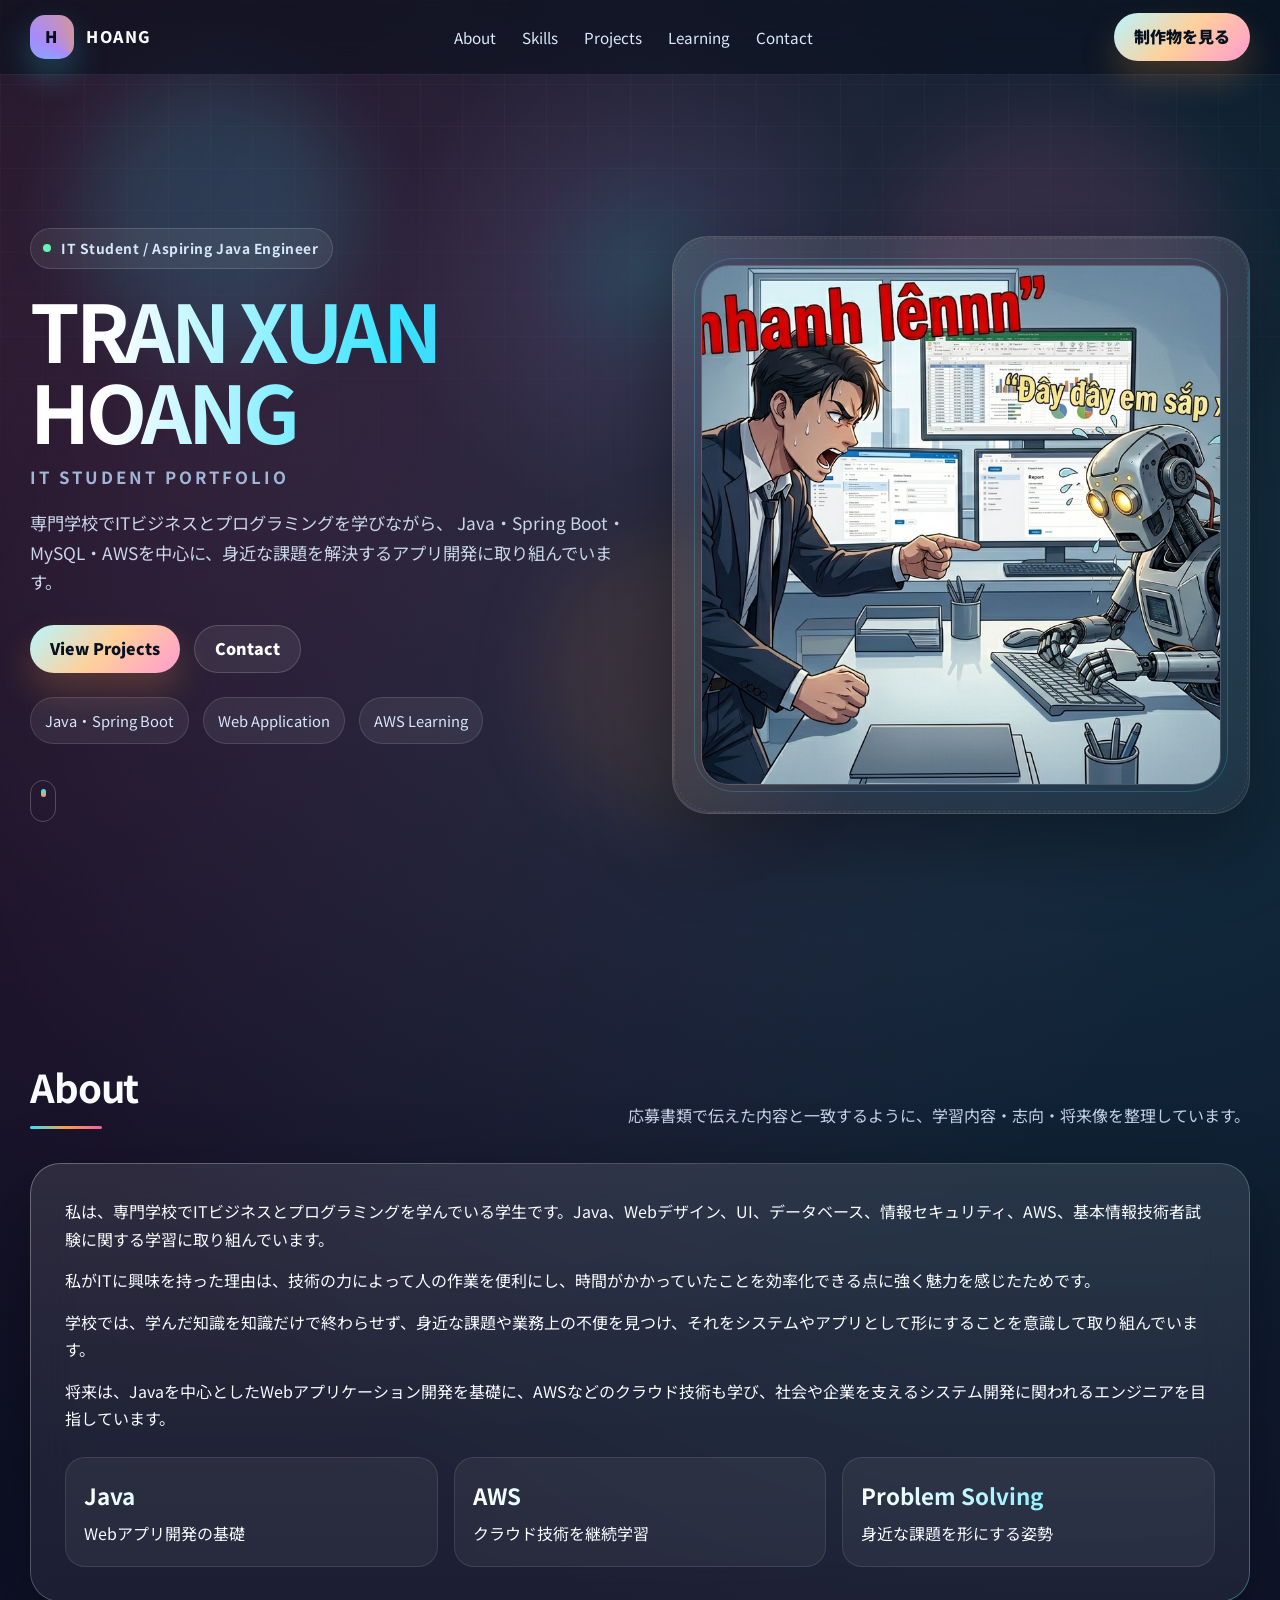
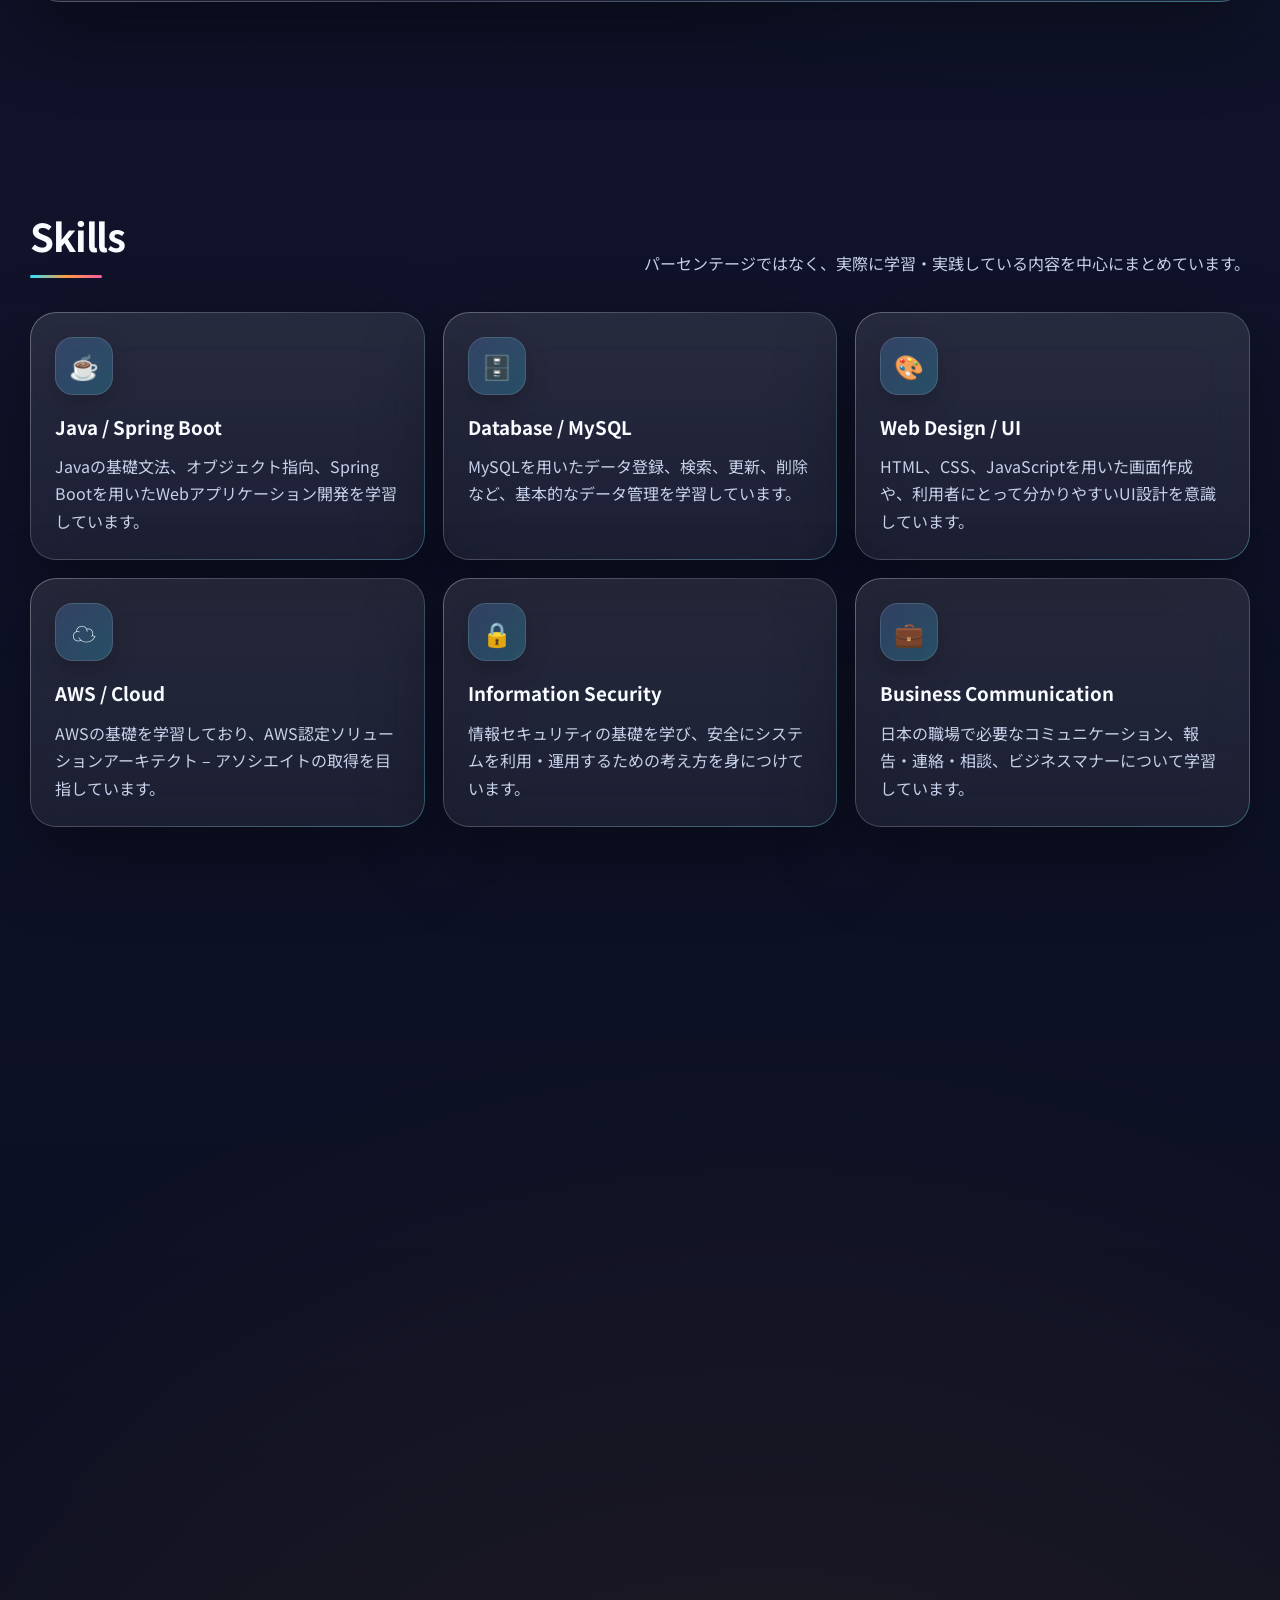
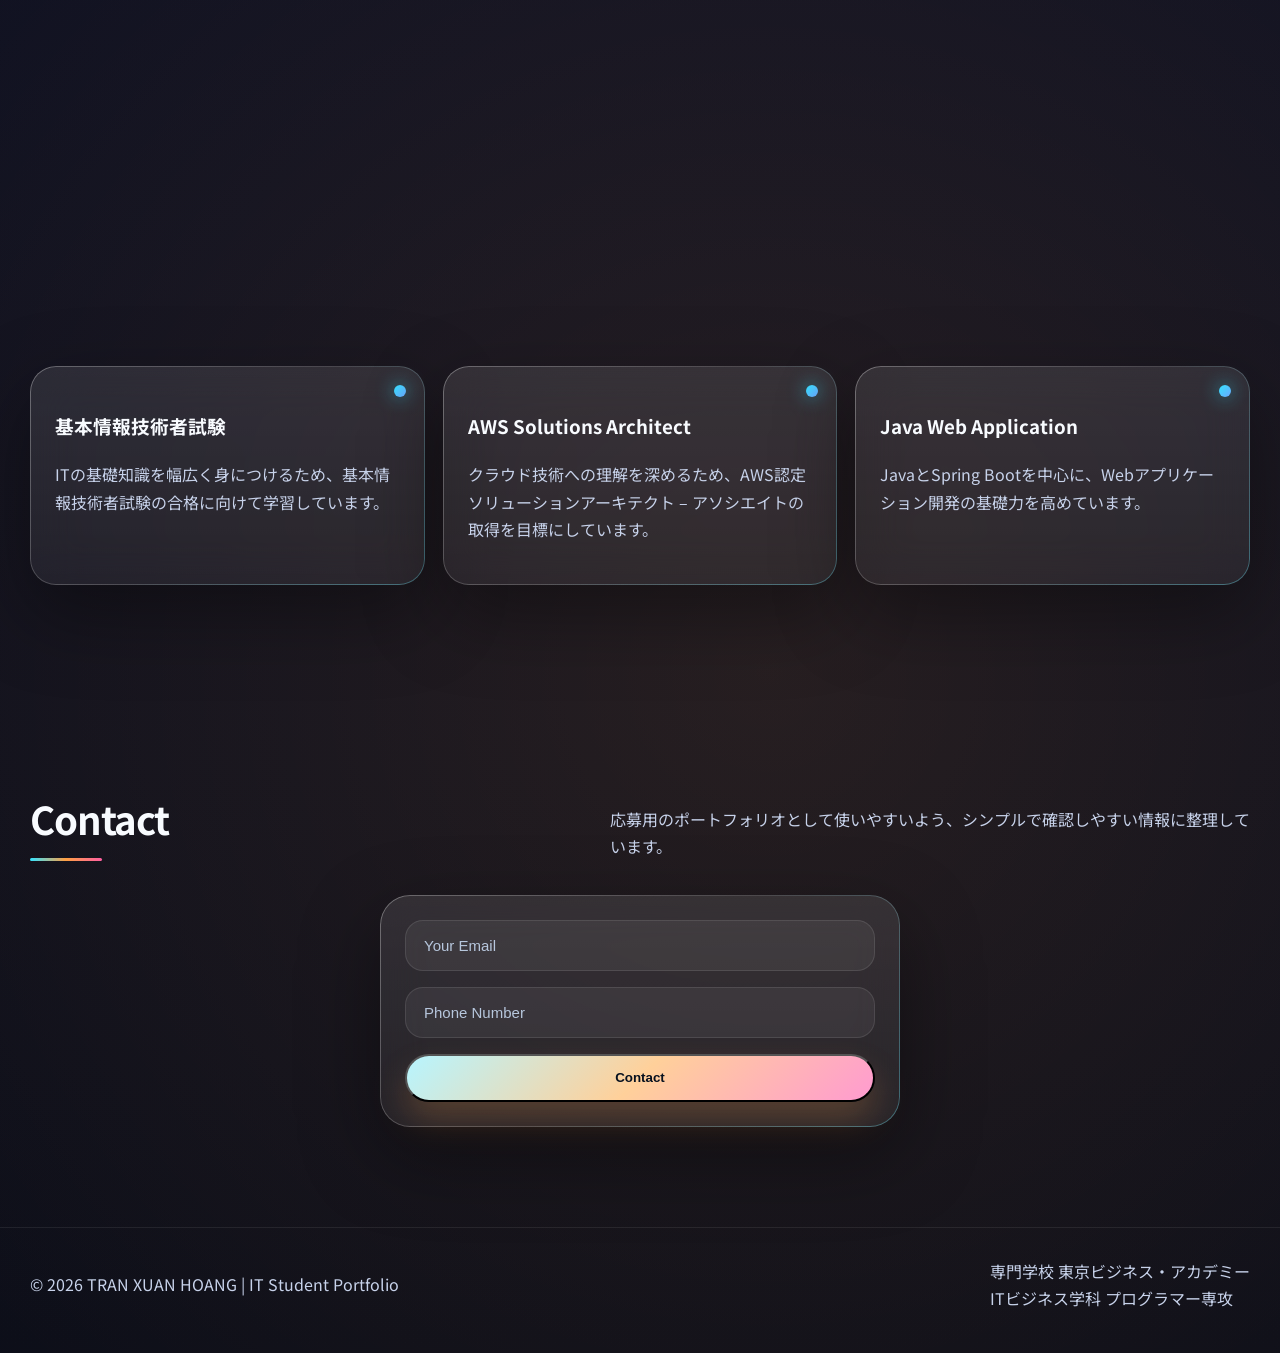
<file: my-project/static/owner-portfolio/index.html>
<!DOCTYPE html>
<html lang="ja">
<head>
  <meta charset="UTF-8" />
  <meta name="viewport" content="width=device-width, initial-scale=1.0" />
  <title>TRAN XUAN HOANG | IT Portfolio</title>
  <meta name="description" content="TRAN XUAN HOANGのポートフォリオ。Java、Spring Boot、MySQL、AWSを中心とした学習内容とプロジェクトをまとめています。" />
  <link rel="preconnect" href="https://fonts.googleapis.com" />
  <link rel="preconnect" href="https://fonts.gstatic.com" crossorigin />
  <link href="https://fonts.googleapis.com/css2?family=Noto+Sans+JP:wght@400;500;700;900&display=swap" rel="stylesheet" />
  <link rel="stylesheet" href="assets/css/style.css" />

  <style>
    /* Contact box: make it smaller (about half width) */
    .contact-card{
      width: min(50%, 520px);
      margin: 0 auto;
      padding: 24px;
    }
    .contact-form{
      width: 100%;
    }
    @media (max-width: 900px){
      .contact-card{
        width: min(100%, 520px);
      }
    }
  </style>

</head>
<body class="is-home">
  <div class="scroll-progress" aria-hidden="true"></div>
  <div class="cursor-glow" aria-hidden="true"></div>
  <div class="orbs" aria-hidden="true">
    <span class="orb orb-a"></span>
    <span class="orb orb-b"></span>
    <span class="orb orb-c"></span>
  </div>
  <div class="particles" aria-hidden="true"></div>

  <header class="site-header">
    <div class="container nav">
      <a class="logo" href="index.html"><span class="logo-mark">H</span><span>HOANG</span></a>
      <nav class="nav-links">
        <a href="#about">About</a>
        <a href="#skills">Skills</a>
        <a href="#projects">Projects</a>
        <a href="#learning">Learning</a>
        <a href="#contact">Contact</a>
      </nav>
      <a class="nav-cta magnetic" href="#projects">制作物を見る</a>
    </div>
  </header>

  <main>
    <section class="hero" id="top">
      <div class="container hero-grid">
        <div class="reveal show">
          <span class="eyebrow">
            <span class="live-dot" aria-hidden="true"></span>
            IT Student / Aspiring Java Engineer
          </span>
          <h1 class="hero-name">TRAN XUAN HOANG</h1>
          <p class="hero-title-en">IT Student Portfolio</p>
          <p>
            専門学校でITビジネスとプログラミングを学びながら、
            Java・Spring Boot・MySQL・AWSを中心に、身近な課題を解決するアプリ開発に取り組んでいます。
          </p>
          <div class="hero-actions">
            <a class="btn primary magnetic" href="#projects">View Projects</a>
            <a class="btn secondary magnetic" href="#contact">Contact</a>
          </div>
          <div class="hero-meta">
            <span class="hero-chip">Java・Spring Boot</span>
            <span class="hero-chip">Web Application</span>
            <span class="hero-chip">AWS Learning</span>
          </div>
          <a class="scroll-cue" href="#about" aria-label="Scroll to about">
            <span></span>
          </a>
        </div>

        <div class="hero-visual-wrap reveal show">
          <div class="profile-orbit" aria-hidden="true">
            <span></span><span></span>
          </div>
          <div class="profile-showcase glass card-outline" data-tilt>
            <div class="profile-photo-frame">
              <span class="photo-fallback" aria-hidden="true">H</span>
              <img src="AI.png" alt="TRAN XUAN HOANG" />
            </div>
          </div>
        </div>
      </div>
    </section>

    <section class="section compact" id="about">
      <div class="container">
        <div class="section-head reveal">
          <div>
            <h2 class="section-title-en">About</h2>
          </div>
          <p>応募書類で伝えた内容と一致するように、学習内容・志向・将来像を整理しています。</p>
        </div>

        <div class="about-card glass card card-outline reveal spotlight-card">
          <p>私は、専門学校でITビジネスとプログラミングを学んでいる学生です。Java、Webデザイン、UI、データベース、情報セキュリティ、AWS、基本情報技術者試験に関する学習に取り組んでいます。</p>
          <p>私がITに興味を持った理由は、技術の力によって人の作業を便利にし、時間がかかっていたことを効率化できる点に強く魅力を感じたためです。</p>
          <p>学校では、学んだ知識を知識だけで終わらせず、身近な課題や業務上の不便を見つけ、それをシステムやアプリとして形にすることを意識して取り組んでいます。</p>
          <p>将来は、Javaを中心としたWebアプリケーション開発を基礎に、AWSなどのクラウド技術も学び、社会や企業を支えるシステム開発に関われるエンジニアを目指しています。</p>

          <div class="highlight-grid">
            <div class="highlight reveal">
              <strong>Java</strong>
              <span>Webアプリ開発の基礎</span>
            </div>
            <div class="highlight reveal">
              <strong>AWS</strong>
              <span>クラウド技術を継続学習</span>
            </div>
            <div class="highlight reveal">
              <strong>Problem Solving</strong>
              <span>身近な課題を形にする姿勢</span>
            </div>
          </div>
        </div>
      </div>
    </section>

    <section class="section" id="skills">
      <div class="container">
        <div class="section-head reveal">
          <div>
            <h2 class="section-title-en">Skills</h2>
          </div>
          <p>パーセンテージではなく、実際に学習・実践している内容を中心にまとめています。</p>
        </div>

        <div class="skill-grid">
          <article class="skill-card glass card card-outline reveal spotlight-card">
            <div class="skill-icon">☕</div>
            <h3>Java / Spring Boot</h3>
            <p>Javaの基礎文法、オブジェクト指向、Spring Bootを用いたWebアプリケーション開発を学習しています。</p>
          </article>

          <article class="skill-card glass card card-outline reveal spotlight-card">
            <div class="skill-icon">🗄️</div>
            <h3>Database / MySQL</h3>
            <p>MySQLを用いたデータ登録、検索、更新、削除など、基本的なデータ管理を学習しています。</p>
          </article>

          <article class="skill-card glass card card-outline reveal spotlight-card">
            <div class="skill-icon">🎨</div>
            <h3>Web Design / UI</h3>
            <p>HTML、CSS、JavaScriptを用いた画面作成や、利用者にとって分かりやすいUI設計を意識しています。</p>
          </article>

          <article class="skill-card glass card card-outline reveal spotlight-card">
            <div class="skill-icon">☁</div>
            <h3>AWS / Cloud</h3>
            <p>AWSの基礎を学習しており、AWS認定ソリューションアーキテクト – アソシエイトの取得を目指しています。</p>
          </article>

          <article class="skill-card glass card card-outline reveal spotlight-card">
            <div class="skill-icon">🔒</div>
            <h3>Information Security</h3>
            <p>情報セキュリティの基礎を学び、安全にシステムを利用・運用するための考え方を身につけています。</p>
          </article>

          <article class="skill-card glass card card-outline reveal spotlight-card">
            <div class="skill-icon">💼</div>
            <h3>Business Communication</h3>
            <p>日本の職場で必要なコミュニケーション、報告・連絡・相談、ビジネスマナーについて学習しています。</p>
          </article>
        </div>
      </div>
    </section>

    <section class="section projects-section" id="projects">
      <div class="container">
        <div class="section-head reveal">
          <div>
            <h2 class="section-title-en">Projects</h2>
          </div>
          <p>実際の課題や業務上の不便を意識しながら、学んだ技術をアプリやシステムとして形にしています。</p>
        </div>

        <div class="project-grid">
          <article class="project-card glass card card-outline reveal spotlight-card">
            <div class="project-visual has-image">
              <img src="assets/img/projects/barcode-pos.png" alt="バーコード販売管理アプリの販売画面" />
            </div>
            <div class="project-content">
              <h3>バーコード販売管理アプリ</h3>
              <p>家族の店舗業務を効率化するため、商品検索・販売記録・合計金額計算などを実装しました。</p>
              <div class="tag-list">
                <span class="tag">Java</span>
                <span class="tag">Spring Boot</span>
                <span class="tag">MySQL</span>
              </div>
              <a class="project-link" href="projects/barcode-pos.html">詳しく見る →</a>
            </div>
          </article>

          <article class="project-card glass card card-outline reveal spotlight-card">
            <div class="project-visual purple has-image">
              <img src="assets/img/projects/campaign-admin.png" alt="応募管理システムの管理画面" />
            </div>
            <div class="project-content">
              <h3>応募管理システム</h3>
              <p>応募登録、管理画面、抽選、CSV出力など、データ管理の流れを意識して開発しました。</p>
              <div class="tag-list">
                <span class="tag">Java</span>
                <span class="tag">Spring Boot</span>
                <span class="tag">CSV</span>
              </div>
              <a class="project-link" href="projects/application-management.html">詳しく見る →</a>
            </div>
          </article>

          <article class="project-card glass card card-outline reveal spotlight-card">
            <div class="project-visual dark has-image">
              <img src="assets/img/projects/luna-home.png" alt="LUNAホーム画面" />
            </div>
            <div class="project-content">
              <h3>LUNA / Future Skill Quest</h3>
              <p>AIコンパニオンとRPG形式の学習支援アプリ。チャット、生活管理、キャリア探索を実装し、クラウド上で公開しています。</p>
              <div class="tag-list">
                <span class="tag">Python</span>
                <span class="tag">FastAPI</span>
                <span class="tag">PostgreSQL</span>
              </div>
              <a class="project-link" href="projects/luna.html">詳しく見る →</a>
            </div>
          </article>
        </div>
      </div>
    </section>

    <section class="section" id="learning">
      <div class="container">
        <div class="section-head reveal">
          <div>
            <h2 class="section-title-en">Learning</h2>
          </div>
          <p>基礎力と将来の実務力の両方を高めるため、資格やクラウド技術にも継続して取り組んでいます。</p>
        </div>

        <div class="learning-grid">
          <article class="learning-card glass card card-outline reveal spotlight-card">
            <h3>基本情報技術者試験</h3>
            <p>ITの基礎知識を幅広く身につけるため、基本情報技術者試験の合格に向けて学習しています。</p>
          </article>

          <article class="learning-card glass card card-outline reveal spotlight-card">
            <h3>AWS Solutions Architect</h3>
            <p>クラウド技術への理解を深めるため、AWS認定ソリューションアーキテクト – アソシエイトの取得を目標にしています。</p>
          </article>

          <article class="learning-card glass card card-outline reveal spotlight-card">
            <h3>Java Web Application</h3>
            <p>JavaとSpring Bootを中心に、Webアプリケーション開発の基礎力を高めています。</p>
          </article>
        </div>
      </div>
    </section>

    <section class="section" id="contact">
      <div class="container">
        <div class="section-head reveal">
          <div>
            <h2 class="section-title-en">Contact</h2>
          </div>
          <p>応募用のポートフォリオとして使いやすいよう、シンプルで確認しやすい情報に整理しています。</p>
        </div>

        <div class="contact-card glass card card-outline reveal spotlight-card">
          <form class="contact-form">
    
          <input type="email" placeholder="Your Email" required />

            <input type="tel" placeholder="Phone Number" required />

              <button type="submit" class="btn primary magnetic">Contact</button>

          </form>
        </div>
      </div>
    </section>
  </main>

  <footer class="footer">
    <div class="container footer-inner">
      <span>© <span data-year></span> TRAN XUAN HOANG | IT Student Portfolio</span>
      <span>専門学校 東京ビジネス・アカデミー<br>ITビジネス学科 プログラマー専攻</span>
    </div>
  </footer>

  <script src="assets/js/main.js"></script>
</body>
</html>
</file>
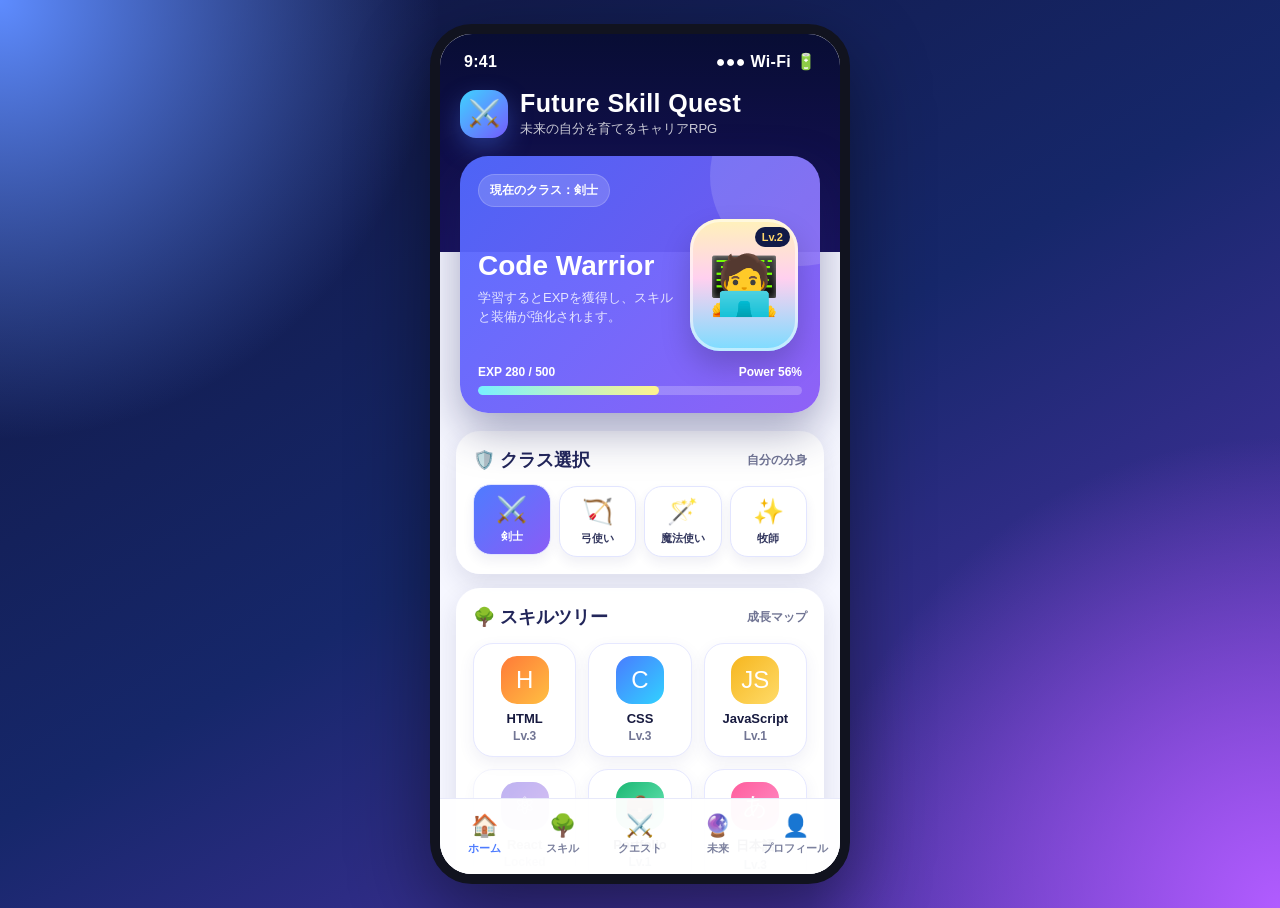
<file: docs/design-demo/future_skill_quest_demo.html>
<!DOCTYPE html>
<html lang="ja">
<head>
  <meta charset="UTF-8" />
  <meta name="viewport" content="width=device-width, initial-scale=1.0" />
  <title>Future Skill Quest Demo</title>
  <style>
    :root {
      --bg: #0d1030;
      --panel: rgba(255,255,255,0.94);
      --dark: #171a3f;
      --muted: #717594;
      --blue: #4e7cff;
      --purple: #8a5cf6;
      --pink: #ff6fae;
      --gold: #ffc857;
      --green: #32c48d;
      --line: rgba(92, 104, 255, 0.28);
    }

    * { box-sizing: border-box; }

    body {
      margin: 0;
      min-height: 100vh;
      font-family: -apple-system, BlinkMacSystemFont, "Segoe UI", "Noto Sans JP", sans-serif;
      background:
        radial-gradient(circle at top left, #5e8cff 0, transparent 28%),
        radial-gradient(circle at bottom right, #b15cff 0, transparent 30%),
        linear-gradient(150deg, #10153d, #16276a 50%, #5b36b8);
      display: flex;
      align-items: center;
      justify-content: center;
      padding: 24px;
      color: var(--dark);
    }

    .phone {
      width: min(420px, 100%);
      height: 860px;
      max-height: calc(100vh - 32px);
      background: #f7f8ff;
      border: 10px solid #11131f;
      border-radius: 42px;
      overflow: hidden;
      box-shadow: 0 28px 80px rgba(0,0,0,.45);
      position: relative;
    }

    .screen {
      height: 100%;
      overflow-y: auto;
      padding-bottom: 92px;
      background: linear-gradient(180deg, #080d34 0%, #17115b 26%, #f6f7ff 26%, #f6f7ff 100%);
    }

    .status {
      display: flex;
      justify-content: space-between;
      align-items: center;
      color: #fff;
      padding: 18px 24px 8px;
      font-weight: 700;
      letter-spacing: .3px;
    }

    .hero {
      padding: 10px 20px 18px;
      color: #fff;
      position: relative;
    }

    .app-title {
      display: flex;
      align-items: center;
      gap: 12px;
      margin-bottom: 18px;
    }

    .logo {
      width: 48px;
      height: 48px;
      border-radius: 16px;
      background: linear-gradient(135deg, #3ed3ff, #755cff);
      display: grid;
      place-items: center;
      box-shadow: 0 10px 25px rgba(78,124,255,.35);
      font-size: 26px;
    }

    h1 { margin: 0; font-size: 25px; letter-spacing: .4px; }
    .subtitle { margin: 2px 0 0; color: rgba(255,255,255,.78); font-size: 13px; }

    .character-card {
      border-radius: 28px;
      padding: 18px;
      background: linear-gradient(135deg, rgba(80,105,255,.95), rgba(137,88,246,.94));
      box-shadow: 0 18px 45px rgba(28,32,91,.38);
      position: relative;
      overflow: hidden;
    }

    .character-card::after {
      content: "";
      position: absolute;
      width: 180px;
      height: 180px;
      right: -70px;
      top: -70px;
      background: rgba(255,255,255,.14);
      border-radius: 50%;
    }

    .badge {
      display: inline-flex;
      align-items: center;
      gap: 6px;
      background: rgba(255,255,255,.16);
      border: 1px solid rgba(255,255,255,.18);
      color: #fff;
      border-radius: 999px;
      padding: 7px 11px;
      font-size: 12px;
      font-weight: 700;
    }

    .character-main {
      display: grid;
      grid-template-columns: 1fr 112px;
      gap: 12px;
      align-items: center;
      position: relative;
      z-index: 1;
      margin-top: 12px;
    }

    .role { font-size: 28px; margin: 6px 0; font-weight: 800; }
    .small { font-size: 13px; color: rgba(255,255,255,.82); line-height: 1.5; }

    .avatar {
      width: 108px;
      height: 132px;
      border-radius: 30px;
      background: linear-gradient(180deg, #fff2b9, #ffd0ef 45%, #7bdcff);
      position: relative;
      box-shadow: inset 0 0 0 3px rgba(255,255,255,.5), 0 15px 30px rgba(0,0,0,.18);
      display: grid;
      place-items: center;
      font-size: 58px;
    }

    .avatar::before {
      content: "Lv.2";
      position: absolute;
      top: 8px;
      right: 8px;
      background: #111a47;
      color: #ffd66b;
      border-radius: 999px;
      font-size: 11px;
      padding: 4px 7px;
      font-weight: 800;
    }

    .progress-wrap { margin-top: 14px; position: relative; z-index: 1; }
    .progress-label { display: flex; justify-content: space-between; font-size: 12px; font-weight: 700; margin-bottom: 7px; }
    .progress { height: 9px; border-radius: 999px; background: rgba(255,255,255,.22); overflow: hidden; }
    .progress > span { display: block; height: 100%; width: 56%; background: linear-gradient(90deg, #77f1ff, #fff38d); border-radius: inherit; }

    .content { padding: 0 16px 18px; }

    .card {
      background: var(--panel);
      border-radius: 24px;
      margin-bottom: 14px;
      padding: 16px;
      box-shadow: 0 10px 26px rgba(31, 37, 91, .12);
      border: 1px solid rgba(255,255,255,.8);
    }

    .section-title {
      display: flex;
      justify-content: space-between;
      align-items: center;
      margin-bottom: 14px;
      font-size: 18px;
      font-weight: 850;
      color: #22265a;
    }

    .section-title span:first-child { display: flex; gap: 8px; align-items: center; }
    .hint { color: var(--muted); font-size: 12px; font-weight: 700; }

    .classes {
      display: grid;
      grid-template-columns: repeat(4, 1fr);
      gap: 8px;
    }

    .class-btn {
      border: 1px solid #e2e5ff;
      background: #fff;
      border-radius: 18px;
      padding: 10px 6px;
      text-align: center;
      font-weight: 800;
      color: #34385f;
      cursor: pointer;
      box-shadow: 0 6px 12px rgba(40,45,110,.07);
    }

    .class-btn.active {
      background: linear-gradient(135deg, #4e7cff, #8a5cf6);
      color: #fff;
      transform: translateY(-2px);
    }

    .class-icon { display: block; font-size: 25px; margin-bottom: 4px; }
    .class-label { font-size: 11px; }

    .skill-grid {
      display: grid;
      grid-template-columns: repeat(3, 1fr);
      gap: 12px;
      position: relative;
    }

    .skill {
      background: #fff;
      border-radius: 20px;
      padding: 12px 8px;
      text-align: center;
      border: 1px solid #e6e8ff;
      box-shadow: 0 6px 16px rgba(60,68,135,.08);
    }

    .skill .icon {
      width: 48px;
      height: 48px;
      margin: 0 auto 7px;
      border-radius: 16px;
      display: grid;
      place-items: center;
      font-size: 24px;
      color: #fff;
    }

    .skill strong { display: block; font-size: 13px; }
    .skill em { font-style: normal; color: var(--muted); font-size: 12px; font-weight: 800; }
    .locked { opacity: .48; filter: grayscale(.2); }

    .orange { background: linear-gradient(135deg, #ff7a38, #ffbf42); }
    .blue { background: linear-gradient(135deg, #497cff, #31d2ff); }
    .yellow { background: linear-gradient(135deg, #f6b61f, #ffdb68); }
    .green { background: linear-gradient(135deg, #1bb874, #6de8b8); }
    .pink { background: linear-gradient(135deg, #ff5d9d, #ff91c8); }
    .purple { background: linear-gradient(135deg, #7a5cff, #b47aff); }

    .quest { display: flex; align-items: center; gap: 12px; padding: 12px 0; border-bottom: 1px solid #eceeff; }
    .quest:last-child { border-bottom: none; }
    .quest-icon { width: 38px; height: 38px; border-radius: 14px; display: grid; place-items: center; color: #fff; font-size: 18px; flex: 0 0 auto; }
    .quest-text { flex: 1; }
    .quest-text strong { display: block; font-size: 14px; }
    .quest-text span { font-size: 12px; color: var(--muted); font-weight: 700; }
    .check { width: 28px; height: 28px; border: 2px solid #c9cee9; border-radius: 50%; cursor: pointer; display: grid; place-items: center; color: #fff; font-weight: 900; }
    .quest.done .check { background: var(--green); border-color: var(--green); }
    .quest.done .check::after { content: "✓"; }

    .evolution {
      display: grid;
      grid-template-columns: 1fr auto 1fr;
      gap: 8px;
      align-items: center;
    }

    .form {
      text-align: center;
      background: #fff;
      border-radius: 18px;
      padding: 13px 8px;
      border: 1px solid #e6e8ff;
      min-height: 116px;
      display: flex;
      flex-direction: column;
      justify-content: center;
    }

    .form .big { font-size: 34px; margin-bottom: 4px; }
    .form strong { font-size: 13px; }
    .form span { font-size: 11px; color: var(--muted); font-weight: 700; line-height: 1.35; }
    .arrow { color: var(--purple); font-size: 24px; font-weight: 900; }

    .final {
      background: linear-gradient(135deg, #eff4ff, #fff5fc);
      border-color: #d9dfff;
    }

    .portfolio-box {
      background: linear-gradient(135deg, #161d53, #4e2eb4);
      color: #fff;
      border-radius: 20px;
      padding: 15px;
    }

    .portfolio-box strong { display: block; font-size: 15px; margin-bottom: 6px; }
    .portfolio-box p { margin: 0; font-size: 12px; line-height: 1.6; color: rgba(255,255,255,.82); }

    .nav {
      position: absolute;
      left: 0;
      right: 0;
      bottom: 0;
      height: 76px;
      background: rgba(255,255,255,.96);
      border-top: 1px solid #e7e9fa;
      display: grid;
      grid-template-columns: repeat(5,1fr);
      align-items: center;
      padding: 6px 6px 10px;
    }

    .nav-item { text-align: center; color: #7c819e; font-size: 11px; font-weight: 800; }
    .nav-item div { font-size: 22px; margin-bottom: 2px; }
    .nav-item.active { color: var(--blue); }

    @media (max-width: 430px) {
      body { padding: 0; }
      .phone { width: 100%; height: 100vh; max-height: none; border: 0; border-radius: 0; }
    }
  </style>
</head>
<body>
  <main class="phone">
    <div class="screen">
      <div class="status"><span>9:41</span><span>●●●  Wi‑Fi  🔋</span></div>

      <section class="hero">
        <div class="app-title">
          <div class="logo">⚔️</div>
          <div>
            <h1>Future Skill Quest</h1>
            <p class="subtitle">未来の自分を育てるキャリアRPG</p>
          </div>
        </div>

        <div class="character-card">
          <span class="badge">現在のクラス：剣士</span>
          <div class="character-main">
            <div>
              <div class="role">Code Warrior</div>
              <div class="small">学習するとEXPを獲得し、スキルと装備が強化されます。</div>
            </div>
            <div class="avatar" id="avatar">🧑‍💻</div>
          </div>
          <div class="progress-wrap">
            <div class="progress-label"><span>EXP 280 / 500</span><span id="powerText">Power 42%</span></div>
            <div class="progress"><span id="expBar"></span></div>
          </div>
        </div>
      </section>

      <section class="content">
        <div class="card">
          <div class="section-title"><span>🛡️ クラス選択</span><span class="hint">自分の分身</span></div>
          <div class="classes">
            <button class="class-btn active" data-class="剣士" data-avatar="🧑‍💻"><span class="class-icon">⚔️</span><span class="class-label">剣士</span></button>
            <button class="class-btn" data-class="弓使い" data-avatar="🏹"><span class="class-icon">🏹</span><span class="class-label">弓使い</span></button>
            <button class="class-btn" data-class="魔法使い" data-avatar="🧙"><span class="class-icon">🪄</span><span class="class-label">魔法使い</span></button>
            <button class="class-btn" data-class="牧師" data-avatar="✨"><span class="class-icon">✨</span><span class="class-label">牧師</span></button>
          </div>
        </div>

        <div class="card">
          <div class="section-title"><span>🌳 スキルツリー</span><span class="hint">成長マップ</span></div>
          <div class="skill-grid">
            <div class="skill"><div class="icon orange">H</div><strong>HTML</strong><em>Lv.3</em></div>
            <div class="skill"><div class="icon blue">C</div><strong>CSS</strong><em>Lv.3</em></div>
            <div class="skill"><div class="icon yellow">JS</div><strong>JavaScript</strong><em>Lv.1</em></div>
            <div class="skill locked"><div class="icon purple">⚛</div><strong>React</strong><em>Locked</em></div>
            <div class="skill"><div class="icon green">💼</div><strong>Portfolio</strong><em>Lv.1</em></div>
            <div class="skill"><div class="icon pink">あ</div><strong>日本語</strong><em>Lv.3</em></div>
          </div>
        </div>

        <div class="card">
          <div class="section-title"><span>✅ 今日のクエスト</span><span class="hint">タップで達成</span></div>
          <div class="quest" onclick="completeQuest(this)">
            <div class="quest-icon yellow">JS</div>
            <div class="quest-text"><strong>JavaScriptを20分学習</strong><span>+30 EXP / 魔力アップ</span></div>
            <div class="check"></div>
          </div>
          <div class="quest" onclick="completeQuest(this)">
            <div class="quest-icon blue">🎴</div>
            <div class="quest-text"><strong>UIカードを1つ作成</strong><span>+25 EXP / 装備アップ</span></div>
            <div class="check"></div>
          </div>
          <div class="quest" onclick="completeQuest(this)">
            <div class="quest-icon pink">💬</div>
            <div class="quest-text"><strong>自己紹介を日本語で練習</strong><span>+20 EXP / コミュ力アップ</span></div>
            <div class="check"></div>
          </div>
        </div>

        <div class="card">
          <div class="section-title"><span>🔓 最終形態</span><span class="hint">将来の目標</span></div>
          <div class="evolution">
            <div class="form">
              <div class="big">⚔️</div>
              <strong>現在</strong>
              <span>Code Warrior<br>Lv.2</span>
            </div>
            <div class="arrow">→</div>
            <div class="form final">
              <div class="big">👑</div>
              <strong>Frontend Developer</strong>
              <span>スキル・実績・作品で<br>開放される最終形態</span>
            </div>
          </div>
        </div>

        <div class="card">
          <div class="section-title"><span>📄 ポートフォリオ化</span><span class="hint">就職活動へ</span></div>
          <div class="portfolio-box">
            <strong>成長記録がそのまま自己PRになる</strong>
            <p>クエスト達成、制作物、スキルレベルを記録し、将来はポートフォリオや自己紹介文として活用できます。</p>
          </div>
        </div>
      </section>
    </div>

    <nav class="nav">
      <div class="nav-item active"><div>🏠</div>ホーム</div>
      <div class="nav-item"><div>🌳</div>スキル</div>
      <div class="nav-item"><div>⚔️</div>クエスト</div>
      <div class="nav-item"><div>🔮</div>未来</div>
      <div class="nav-item"><div>👤</div>プロフィール</div>
    </nav>
  </main>

  <script>
    let exp = 280;
    const maxExp = 500;
    const expBar = document.getElementById('expBar');
    const powerText = document.getElementById('powerText');
    const avatar = document.getElementById('avatar');

    function updatePower() {
      const percent = Math.min(100, Math.round((exp / maxExp) * 100));
      expBar.style.width = percent + '%';
      powerText.textContent = 'Power ' + percent + '%';
      if (percent >= 80) avatar.textContent = '🦸‍♂️';
      else if (percent >= 65) avatar.textContent = '🧙‍♂️';
    }

    function completeQuest(item) {
      if (item.classList.contains('done')) return;
      item.classList.add('done');
      exp += 30;
      updatePower();
    }

    document.querySelectorAll('.class-btn').forEach(btn => {
      btn.addEventListener('click', () => {
        document.querySelectorAll('.class-btn').forEach(b => b.classList.remove('active'));
        btn.classList.add('active');
        avatar.textContent = btn.dataset.avatar;
        document.querySelector('.badge').textContent = '現在のクラス：' + btn.dataset.class;
      });
    });

    updatePower();
  </script>
</body>
</html>
</file>
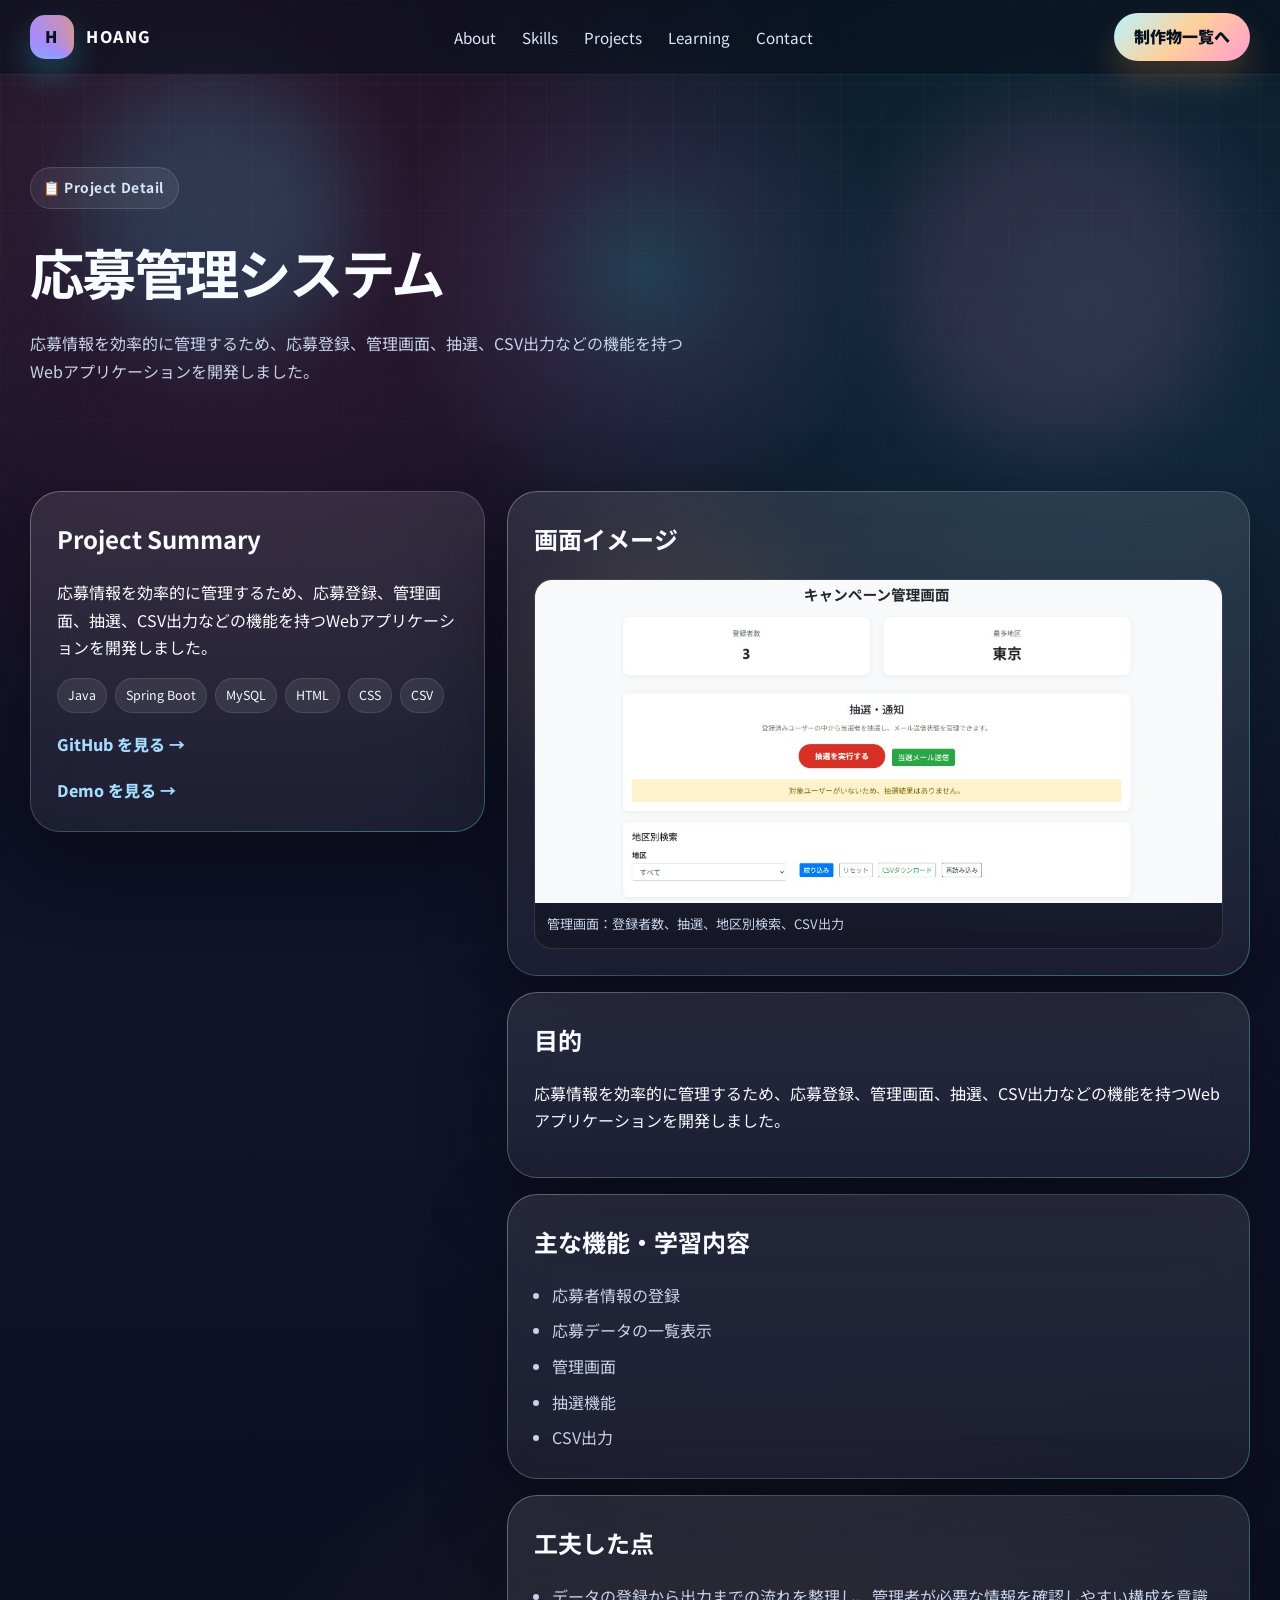
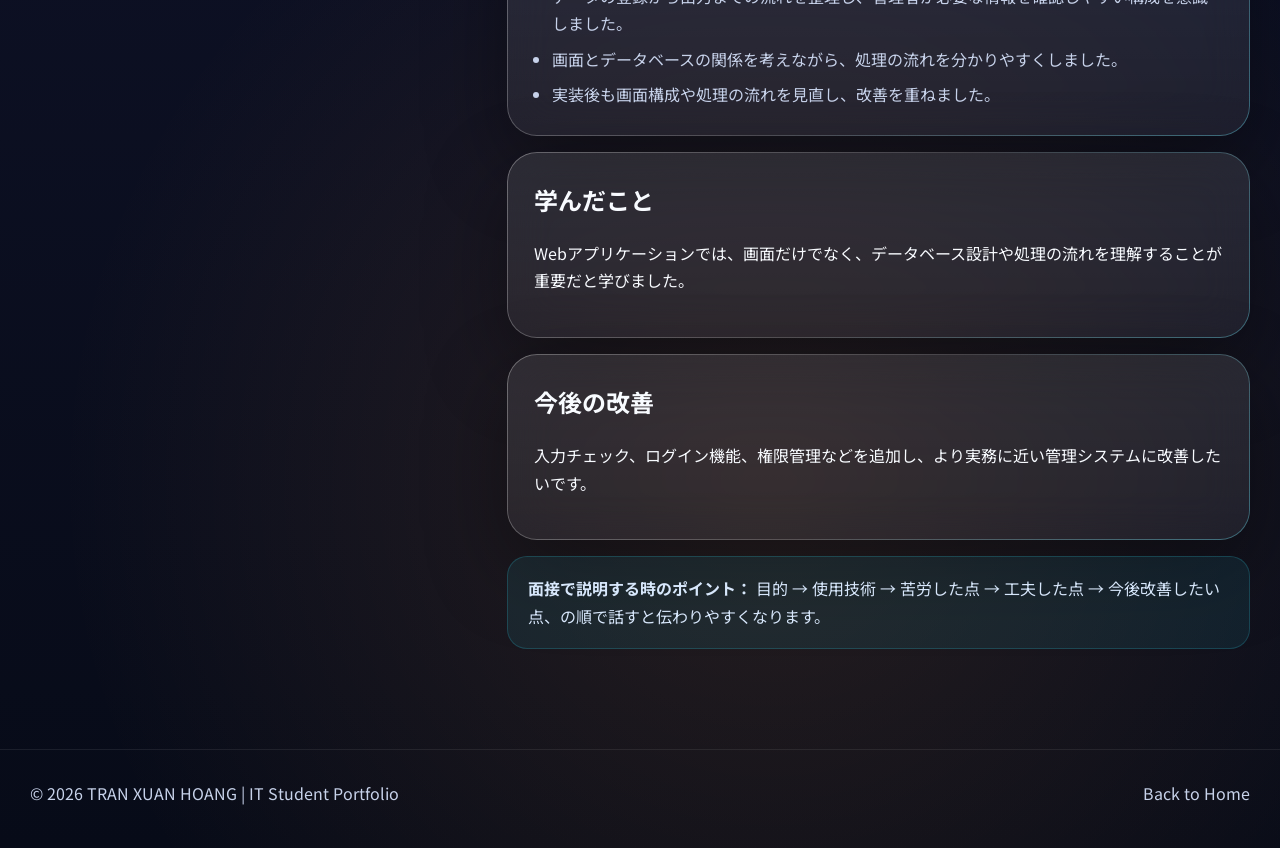
<file: my-project/static/owner-portfolio/projects/application-management.html>
<!DOCTYPE html>
<html lang="ja">
<head>
  <meta charset="UTF-8" />
  <meta name="viewport" content="width=device-width, initial-scale=1.0" />
  <title>応募管理システム | TRAN XUAN HOANG Portfolio</title>
  <meta name="description" content="応募管理システム の詳細ページ" />
  <link rel="preconnect" href="https://fonts.googleapis.com" />
  <link rel="preconnect" href="https://fonts.gstatic.com" crossorigin />
  <link href="https://fonts.googleapis.com/css2?family=Noto+Sans+JP:wght@400;500;700;900&display=swap" rel="stylesheet" />
  <link rel="stylesheet" href="../assets/css/style.css" />
</head>
<body>
  <header class="site-header">
    <div class="container nav">
      <a class="logo" href="../index.html"><span class="logo-mark">H</span><span>HOANG</span></a>
      <nav class="nav-links">
        <a href="../index.html#about">About</a>
        <a href="../index.html#skills">Skills</a>
        <a href="../index.html#projects">Projects</a>
        <a href="../index.html#learning">Learning</a>
        <a href="../index.html#contact">Contact</a>
      </nav>
      <a class="nav-cta" href="../index.html#projects">制作物一覧へ</a>
    </div>
  </header>

  <main>
    <section class="page-hero">
      <div class="container reveal">
        <span class="eyebrow">📋 Project Detail</span>
        <h1>応募管理システム</h1>
        <p>応募情報を効率的に管理するため、応募登録、管理画面、抽選、CSV出力などの機能を持つWebアプリケーションを開発しました。</p>
      </div>
    </section>

    <section class="section compact">
      <div class="container detail-layout">
        <aside class="side-card glass card card-outline reveal">
          <h2>Project Summary</h2>
          <p>応募情報を効率的に管理するため、応募登録、管理画面、抽選、CSV出力などの機能を持つWebアプリケーションを開発しました。</p>
          <div class="tag-list"><span class="tag">Java</span>
<span class="tag">Spring Boot</span>
<span class="tag">MySQL</span>
<span class="tag">HTML</span>
<span class="tag">CSS</span>
<span class="tag">CSV</span></div>
          <a class="project-link" href="https://github.com/it25083019-beep/campaign-management-system" target="_blank" rel="noopener">GitHub を見る →</a>
          <a class="project-link" href="https://hoang-campaign-management.onrender.com" target="_blank" rel="noopener">Demo を見る →</a>
        </aside>

        <div>
          <article class="detail-card glass card card-outline reveal">
            <h2>画面イメージ</h2>
            <div class="shot-gallery shot-gallery-1">
              <figure>
                <img src="../assets/img/projects/campaign-admin.png" alt="キャンペーン管理画面のスクリーンショット" />
                <figcaption>管理画面：登録者数、抽選、地区別検索、CSV出力</figcaption>
              </figure>
            </div>
          </article>

          <article class="detail-card glass card card-outline reveal">
            <h2>目的</h2>
            <p>応募情報を効率的に管理するため、応募登録、管理画面、抽選、CSV出力などの機能を持つWebアプリケーションを開発しました。</p>
          </article>

          <article class="detail-card glass card card-outline reveal">
            <h2>主な機能・学習内容</h2>
            <ul><li>応募者情報の登録</li>
<li>応募データの一覧表示</li>
<li>管理画面</li>
<li>抽選機能</li>
<li>CSV出力</li></ul>
          </article>

          <article class="detail-card glass card card-outline reveal">
            <h2>工夫した点</h2>
            <ul><li>データの登録から出力までの流れを整理し、管理者が必要な情報を確認しやすい構成を意識しました。</li>
<li>画面とデータベースの関係を考えながら、処理の流れを分かりやすくしました。</li>
<li>実装後も画面構成や処理の流れを見直し、改善を重ねました。</li></ul>
          </article>

          <article class="detail-card glass card card-outline reveal">
            <h2>学んだこと</h2>
            <p>Webアプリケーションでは、画面だけでなく、データベース設計や処理の流れを理解することが重要だと学びました。</p>
          </article>

          <article class="detail-card glass card card-outline reveal">
            <h2>今後の改善</h2>
            <p>入力チェック、ログイン機能、権限管理などを追加し、より実務に近い管理システムに改善したいです。</p>
          </article>

          <div class="note reveal">
            <strong>面接で説明する時のポイント：</strong>
            目的 → 使用技術 → 苦労した点 → 工夫した点 → 今後改善したい点、の順で話すと伝わりやすくなります。
          </div>
        </div>
      </div>
    </section>
  </main>

  <footer class="footer">
    <div class="container footer-inner">
      <span>© <span data-year></span> TRAN XUAN HOANG | IT Student Portfolio</span>
      <a href="../index.html">Back to Home</a>
    </div>
  </footer>

  <script src="../assets/js/main.js"></script>
</body>
</html>
</file>
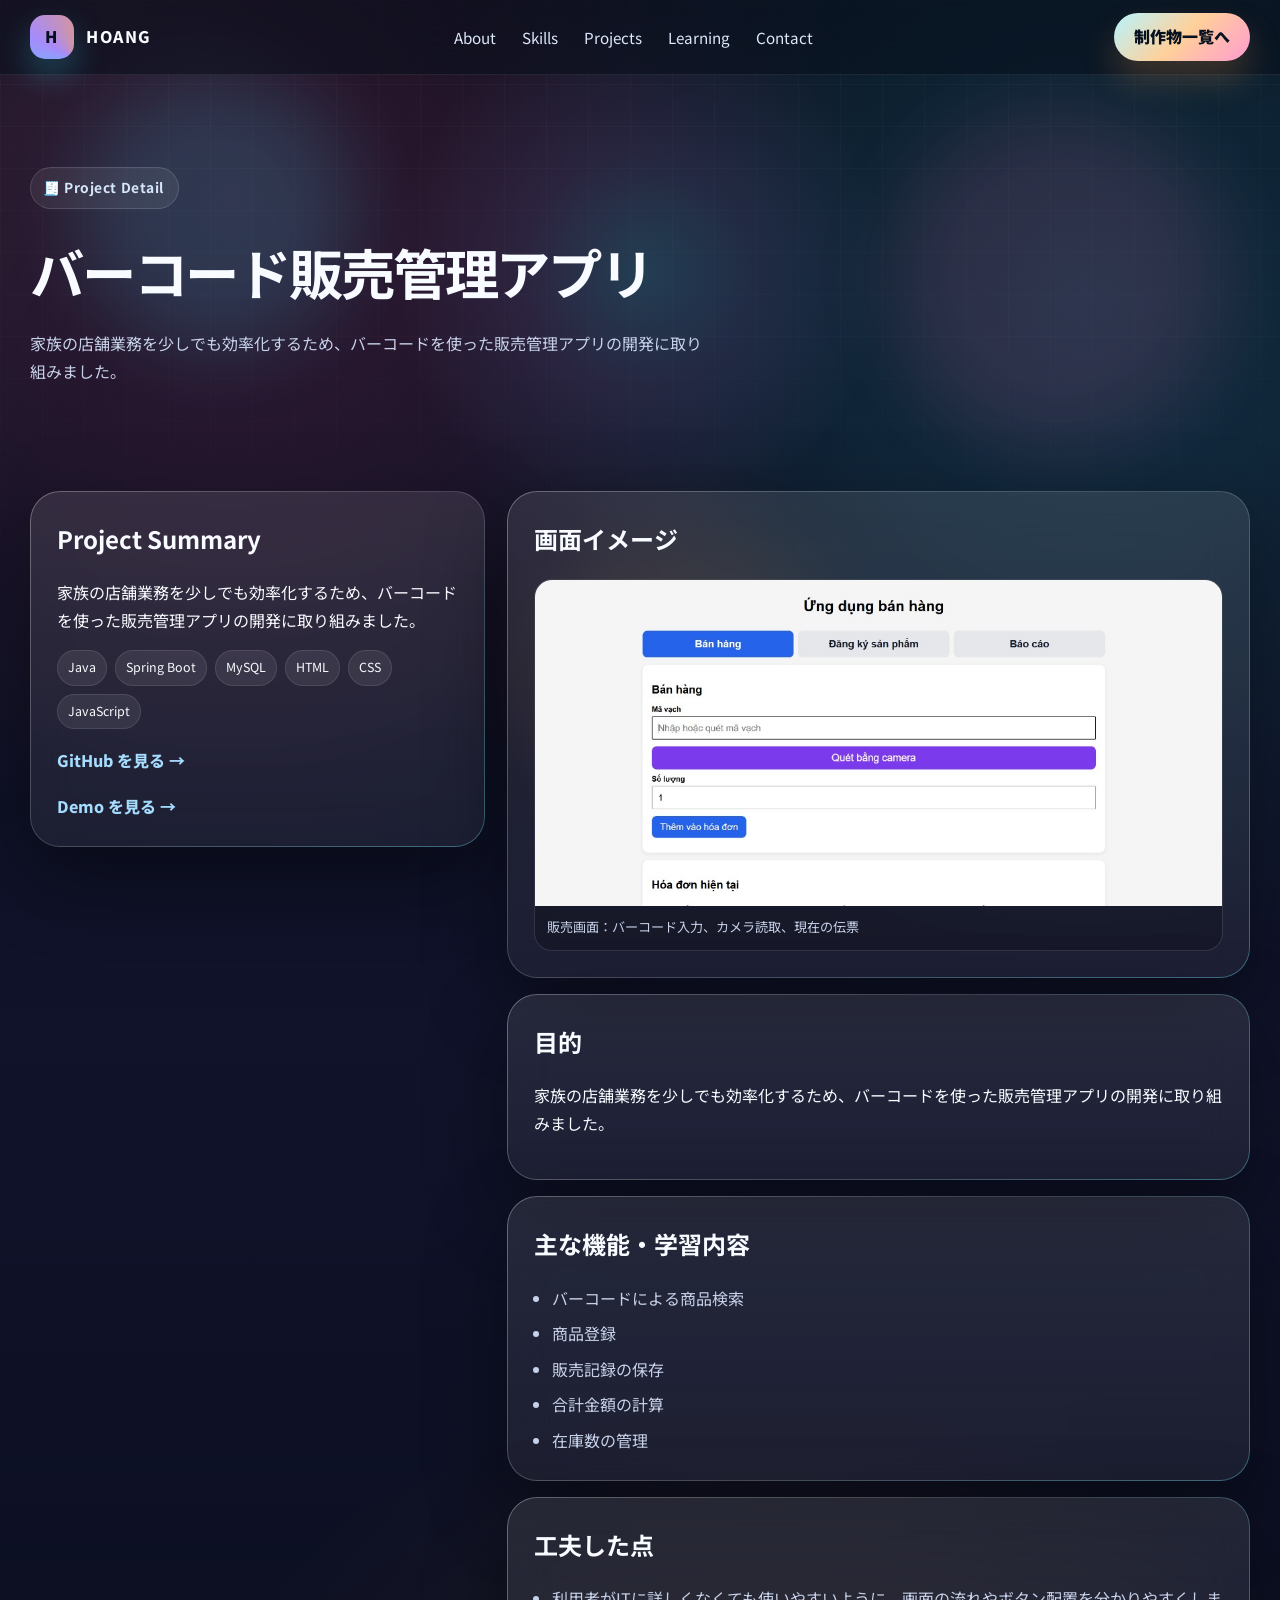
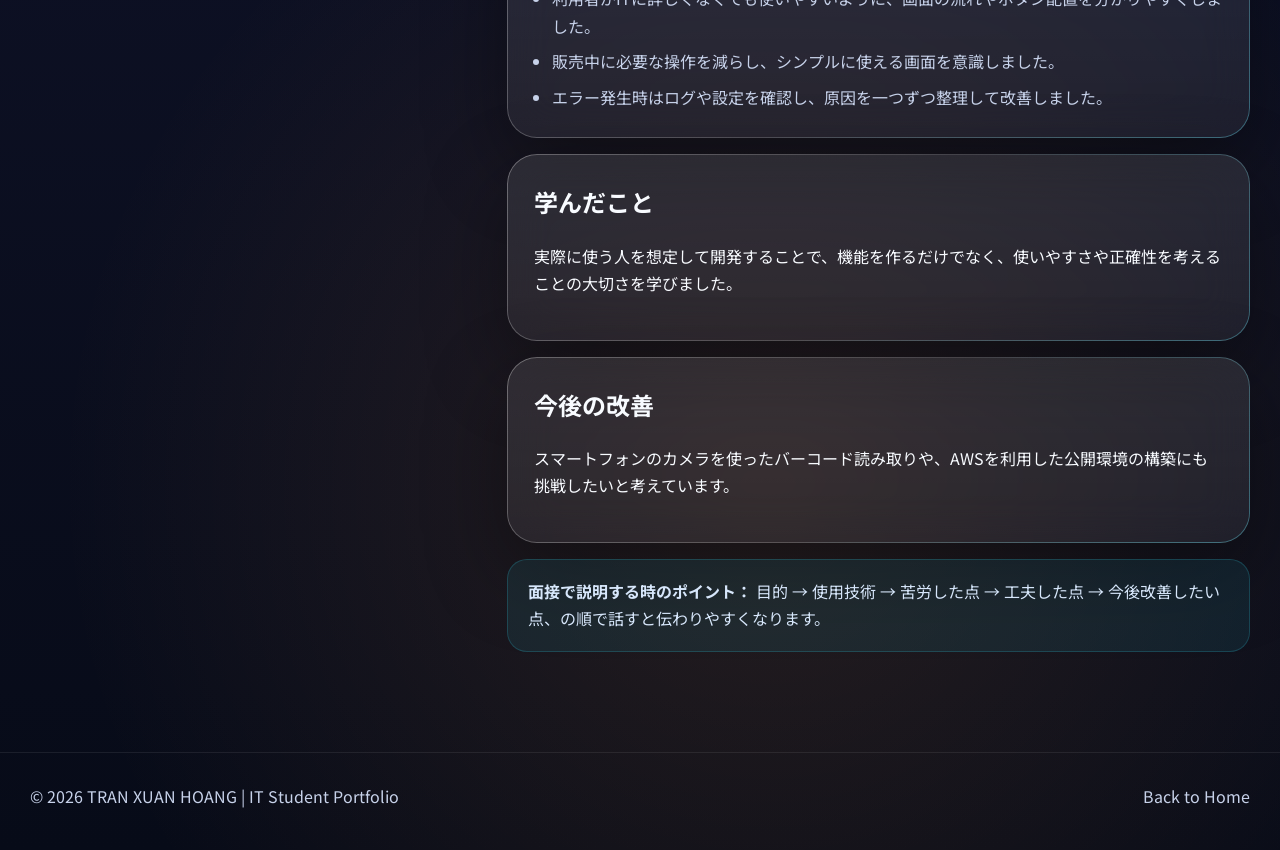
<file: my-project/static/owner-portfolio/projects/barcode-pos.html>
<!DOCTYPE html>
<html lang="ja">
<head>
  <meta charset="UTF-8" />
  <meta name="viewport" content="width=device-width, initial-scale=1.0" />
  <title>バーコード販売管理アプリ | TRAN XUAN HOANG Portfolio</title>
  <meta name="description" content="バーコード販売管理アプリ の詳細ページ" />
  <link rel="preconnect" href="https://fonts.googleapis.com" />
  <link rel="preconnect" href="https://fonts.gstatic.com" crossorigin />
  <link href="https://fonts.googleapis.com/css2?family=Noto+Sans+JP:wght@400;500;700;900&display=swap" rel="stylesheet" />
  <link rel="stylesheet" href="../assets/css/style.css" />
</head>
<body>
  <header class="site-header">
    <div class="container nav">
      <a class="logo" href="../index.html"><span class="logo-mark">H</span><span>HOANG</span></a>
      <nav class="nav-links">
        <a href="../index.html#about">About</a>
        <a href="../index.html#skills">Skills</a>
        <a href="../index.html#projects">Projects</a>
        <a href="../index.html#learning">Learning</a>
        <a href="../index.html#contact">Contact</a>
      </nav>
      <a class="nav-cta" href="../index.html#projects">制作物一覧へ</a>
    </div>
  </header>

  <main>
    <section class="page-hero">
      <div class="container reveal">
        <span class="eyebrow">🧾 Project Detail</span>
        <h1>バーコード販売管理アプリ</h1>
        <p>家族の店舗業務を少しでも効率化するため、バーコードを使った販売管理アプリの開発に取り組みました。</p>
      </div>
    </section>

    <section class="section compact">
      <div class="container detail-layout">
        <aside class="side-card glass card card-outline reveal">
          <h2>Project Summary</h2>
          <p>家族の店舗業務を少しでも効率化するため、バーコードを使った販売管理アプリの開発に取り組みました。</p>
          <div class="tag-list"><span class="tag">Java</span>
<span class="tag">Spring Boot</span>
<span class="tag">MySQL</span>
<span class="tag">HTML</span>
<span class="tag">CSS</span>
<span class="tag">JavaScript</span></div>
          <a class="project-link" href="https://github.com/it25083019-beep/barcode-pos-system" target="_blank" rel="noopener">GitHub を見る →</a>
          <a class="project-link" href="https://hoang-barcode-pos.onrender.com" target="_blank" rel="noopener">Demo を見る →</a>
        </aside>

        <div>
          <article class="detail-card glass card card-outline reveal">
            <h2>画面イメージ</h2>
            <div class="shot-gallery shot-gallery-1">
              <figure>
                <img src="../assets/img/projects/barcode-pos.png" alt="バーコード販売管理アプリの販売画面" />
                <figcaption>販売画面：バーコード入力、カメラ読取、現在の伝票</figcaption>
              </figure>
            </div>
          </article>

          <article class="detail-card glass card card-outline reveal">
            <h2>目的</h2>
            <p>家族の店舗業務を少しでも効率化するため、バーコードを使った販売管理アプリの開発に取り組みました。</p>
          </article>

          <article class="detail-card glass card card-outline reveal">
            <h2>主な機能・学習内容</h2>
            <ul><li>バーコードによる商品検索</li>
<li>商品登録</li>
<li>販売記録の保存</li>
<li>合計金額の計算</li>
<li>在庫数の管理</li></ul>
          </article>

          <article class="detail-card glass card card-outline reveal">
            <h2>工夫した点</h2>
            <ul><li>利用者がITに詳しくなくても使いやすいように、画面の流れやボタン配置を分かりやすくしました。</li>
<li>販売中に必要な操作を減らし、シンプルに使える画面を意識しました。</li>
<li>エラー発生時はログや設定を確認し、原因を一つずつ整理して改善しました。</li></ul>
          </article>

          <article class="detail-card glass card card-outline reveal">
            <h2>学んだこと</h2>
            <p>実際に使う人を想定して開発することで、機能を作るだけでなく、使いやすさや正確性を考えることの大切さを学びました。</p>
          </article>

          <article class="detail-card glass card card-outline reveal">
            <h2>今後の改善</h2>
            <p>スマートフォンのカメラを使ったバーコード読み取りや、AWSを利用した公開環境の構築にも挑戦したいと考えています。</p>
          </article>

          <div class="note reveal">
            <strong>面接で説明する時のポイント：</strong>
            目的 → 使用技術 → 苦労した点 → 工夫した点 → 今後改善したい点、の順で話すと伝わりやすくなります。
          </div>
        </div>
      </div>
    </section>
  </main>

  <footer class="footer">
    <div class="container footer-inner">
      <span>© <span data-year></span> TRAN XUAN HOANG | IT Student Portfolio</span>
      <a href="../index.html">Back to Home</a>
    </div>
  </footer>

  <script src="../assets/js/main.js"></script>
</body>
</html>
</file>
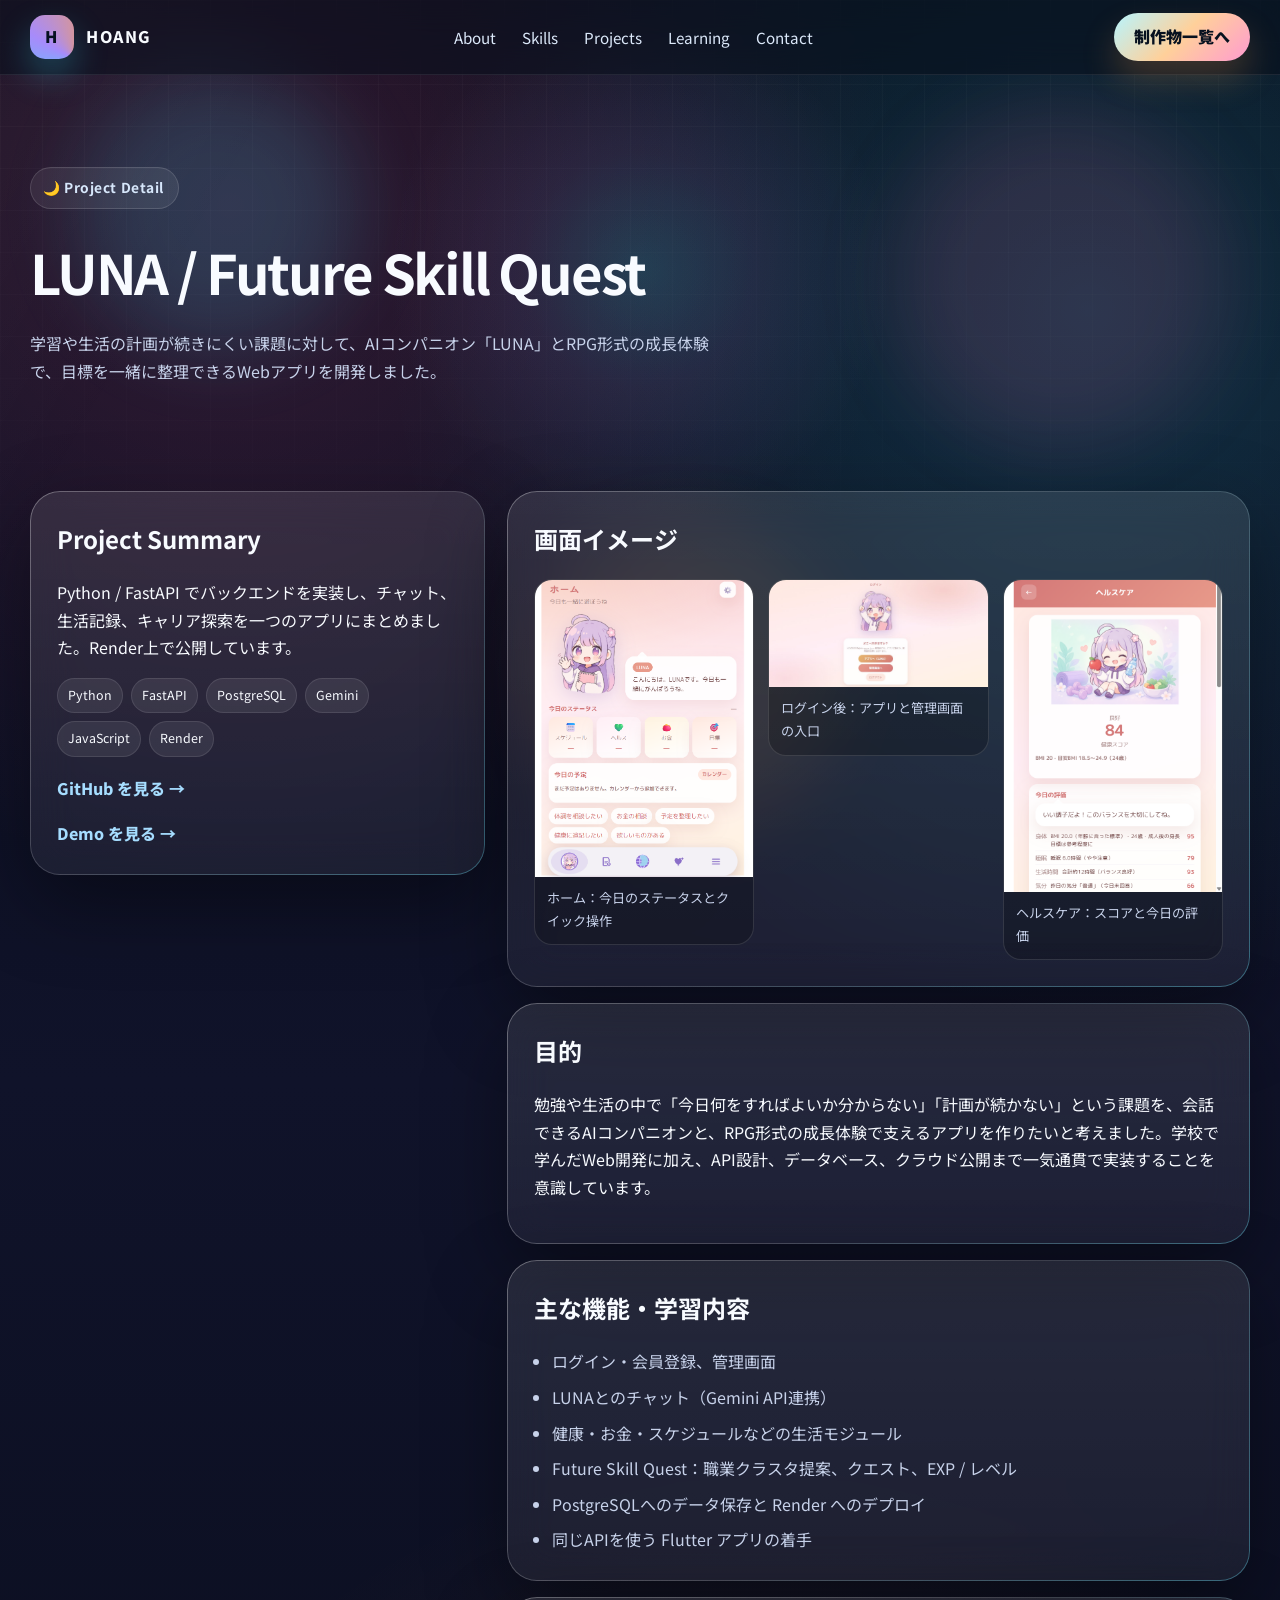
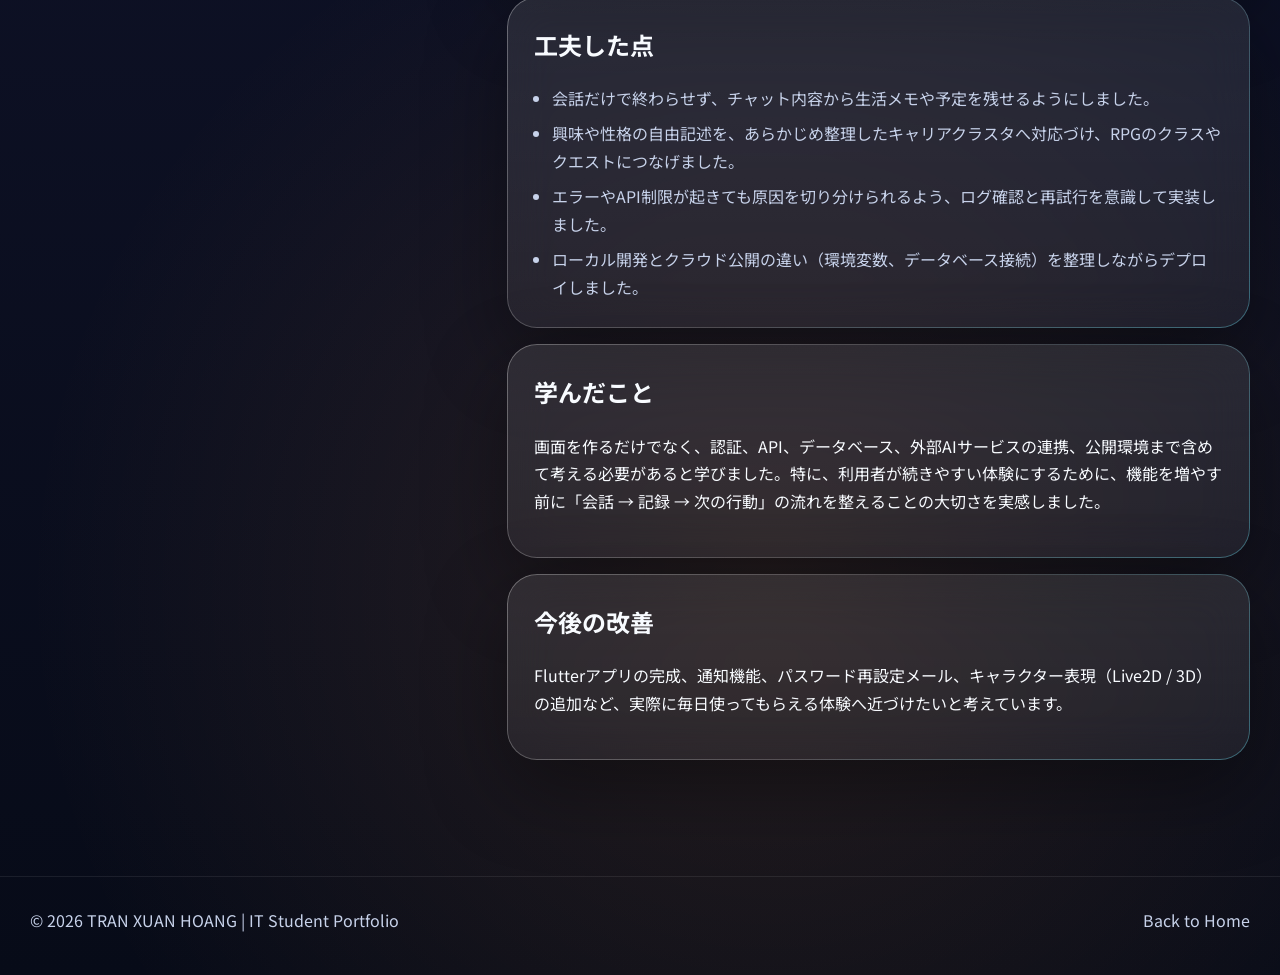
<file: my-project/static/owner-portfolio/projects/luna.html>
<!DOCTYPE html>
<html lang="ja">
<head>
  <meta charset="UTF-8" />
  <meta name="viewport" content="width=device-width, initial-scale=1.0" />
  <title>LUNA / Future Skill Quest | TRAN XUAN HOANG Portfolio</title>
  <meta name="description" content="AIコンパニオン LUNA と RPG形式の学習支援アプリ Future Skill Quest の詳細ページ" />
  <link rel="preconnect" href="https://fonts.googleapis.com" />
  <link rel="preconnect" href="https://fonts.gstatic.com" crossorigin />
  <link href="https://fonts.googleapis.com/css2?family=Noto+Sans+JP:wght@400;500;700;900&display=swap" rel="stylesheet" />
  <link rel="stylesheet" href="../assets/css/style.css" />
</head>
<body>
  <header class="site-header">
    <div class="container nav">
      <a class="logo" href="../index.html"><span class="logo-mark">H</span><span>HOANG</span></a>
      <nav class="nav-links">
        <a href="../index.html#about">About</a>
        <a href="../index.html#skills">Skills</a>
        <a href="../index.html#projects">Projects</a>
        <a href="../index.html#learning">Learning</a>
        <a href="../index.html#contact">Contact</a>
      </nav>
      <a class="nav-cta" href="../index.html#projects">制作物一覧へ</a>
    </div>
  </header>

  <main>
    <section class="page-hero">
      <div class="container reveal">
        <span class="eyebrow">🌙 Project Detail</span>
        <h1>LUNA / Future Skill Quest</h1>
        <p>学習や生活の計画が続きにくい課題に対して、AIコンパニオン「LUNA」とRPG形式の成長体験で、目標を一緒に整理できるWebアプリを開発しました。</p>
      </div>
    </section>

    <section class="section compact">
      <div class="container detail-layout">
        <aside class="side-card glass card card-outline reveal">
          <h2>Project Summary</h2>
          <p>Python / FastAPI でバックエンドを実装し、チャット、生活記録、キャリア探索を一つのアプリにまとめました。Render上で公開しています。</p>
          <div class="tag-list">
            <span class="tag">Python</span>
            <span class="tag">FastAPI</span>
            <span class="tag">PostgreSQL</span>
            <span class="tag">Gemini</span>
            <span class="tag">JavaScript</span>
            <span class="tag">Render</span>
          </div>
          <a class="project-link" href="https://github.com/it25083019-beep/luna-fsq" target="_blank" rel="noopener">GitHub を見る →</a>
          <a class="project-link" href="https://luna-fsq.onrender.com" target="_blank" rel="noopener">Demo を見る →</a>
        </aside>

        <div>
          <article class="detail-card glass card card-outline reveal">
            <h2>画面イメージ</h2>
            <div class="shot-gallery shot-gallery-3">
              <figure>
                <img src="../assets/img/projects/luna-home.png" alt="LUNAのホーム画面" />
                <figcaption>ホーム：今日のステータスとクイック操作</figcaption>
              </figure>
              <figure>
                <img src="../assets/img/projects/luna-portal.png" alt="LUNAのログイン後ポータル画面" />
                <figcaption>ログイン後：アプリと管理画面の入口</figcaption>
              </figure>
              <figure>
                <img src="../assets/img/projects/luna-health.png" alt="LUNAのヘルスケア画面" />
                <figcaption>ヘルスケア：スコアと今日の評価</figcaption>
              </figure>
            </div>
          </article>

          <article class="detail-card glass card card-outline reveal">
            <h2>目的</h2>
            <p>勉強や生活の中で「今日何をすればよいか分からない」「計画が続かない」という課題を、会話できるAIコンパニオンと、RPG形式の成長体験で支えるアプリを作りたいと考えました。学校で学んだWeb開発に加え、API設計、データベース、クラウド公開まで一気通貫で実装することを意識しています。</p>
          </article>

          <article class="detail-card glass card card-outline reveal">
            <h2>主な機能・学習内容</h2>
            <ul>
              <li>ログイン・会員登録、管理画面</li>
              <li>LUNAとのチャット（Gemini API連携）</li>
              <li>健康・お金・スケジュールなどの生活モジュール</li>
              <li>Future Skill Quest：職業クラスタ提案、クエスト、EXP / レベル</li>
              <li>PostgreSQLへのデータ保存と Render へのデプロイ</li>
              <li>同じAPIを使う Flutter アプリの着手</li>
            </ul>
          </article>

          <article class="detail-card glass card card-outline reveal">
            <h2>工夫した点</h2>
            <ul>
              <li>会話だけで終わらせず、チャット内容から生活メモや予定を残せるようにしました。</li>
              <li>興味や性格の自由記述を、あらかじめ整理したキャリアクラスタへ対応づけ、RPGのクラスやクエストにつなげました。</li>
              <li>エラーやAPI制限が起きても原因を切り分けられるよう、ログ確認と再試行を意識して実装しました。</li>
              <li>ローカル開発とクラウド公開の違い（環境変数、データベース接続）を整理しながらデプロイしました。</li>
            </ul>
          </article>

          <article class="detail-card glass card card-outline reveal">
            <h2>学んだこと</h2>
            <p>画面を作るだけでなく、認証、API、データベース、外部AIサービスの連携、公開環境まで含めて考える必要があると学びました。特に、利用者が続きやすい体験にするために、機能を増やす前に「会話 → 記録 → 次の行動」の流れを整えることの大切さを実感しました。</p>
          </article>

          <article class="detail-card glass card card-outline reveal">
            <h2>今後の改善</h2>
            <p>Flutterアプリの完成、通知機能、パスワード再設定メール、キャラクター表現（Live2D / 3D）の追加など、実際に毎日使ってもらえる体験へ近づけたいと考えています。</p>
          </article>
        </div>
      </div>
    </section>
  </main>

  <footer class="footer">
    <div class="container footer-inner">
      <span>© <span data-year></span> TRAN XUAN HOANG | IT Student Portfolio</span>
      <a href="../index.html">Back to Home</a>
    </div>
  </footer>

  <script src="../assets/js/main.js"></script>
</body>
</html>
</file>
<file: my-project/static/owner-portfolio/assets/css/style.css>
:root{
  --bg:#070b18;
  --bg-2:#10132a;
  --ink:#f8fbff;
  --muted:#c7d2ea;

  --line:rgba(255,255,255,.14);

  --glass:rgba(255,255,255,.075);
  --glass-2:rgba(255,255,255,.11);

  --cyan:#35e3ff;
  --blue:#6ca7ff;
  --violet:#a78bfa;
  --orange:#ff9f43;
  --pink:#ff5fa2;
  --green:#63f5b4;

  --shadow:0 28px 80px rgba(0,0,0,.38);

  --radius:30px;
  --max:1220px;

  --mx:50vw;
  --my:30vh;
}

/* =========================
   BASE
========================= */

*{
  box-sizing:border-box;
}

html{
  scroll-behavior:smooth;
}

body{
  margin:0;
  min-height:100vh;

  color:var(--ink);

  background:
    radial-gradient(circle at 18% 8%, rgba(255,95,162,.17), transparent 26%),
    radial-gradient(circle at 85% 12%, rgba(53,227,255,.17), transparent 28%),
    radial-gradient(circle at 60% 85%, rgba(255,159,67,.12), transparent 32%),
    linear-gradient(180deg,#080b19 0%,#10132a 42%,#070b18 100%);

  font-family: "Noto Sans JP", sans-serif;

  line-height:1.72;
  overflow-x:hidden;
}

body::before{
  content:"";
  position:fixed;
  inset:0;
  z-index:-3;
  pointer-events:none;

  background:
    linear-gradient(rgba(255,255,255,.035) 1px, transparent 1px),
    linear-gradient(90deg, rgba(255,255,255,.035) 1px, transparent 1px);

  background-size:42px 42px;

  mask-image:linear-gradient(
    to bottom,
    rgba(0,0,0,.78),
    transparent 78%
  );
}

body::after{
  content:"";
  position:fixed;
  inset:0;
  z-index:-2;
  pointer-events:none;

  background:
    linear-gradient(
      120deg,
      transparent 0%,
      rgba(255,255,255,.05) 48%,
      transparent 62%
    );

  transform:translateX(-60%);
  animation:scan 13s ease-in-out infinite;
  opacity:.48;
}

@keyframes scan{
  0%{
    transform:translateX(-60%);
  }

  100%{
    transform:translateX(160%);
  }
}

a{
  color:inherit;
  text-decoration:none;
}

img{
  max-width:100%;
  display:block;
}

.container{
  width:min(var(--max), calc(100% - 40px));
  margin:0 auto;
}

.section{
  padding:100px 0;
  position:relative;
}

.section.compact{
  padding-top:78px;
}

/* =========================
   GLASS
========================= */

.glass{
  background:
    linear-gradient(
      180deg,
      rgba(255,255,255,0.10) 0%,
      rgba(255,255,255,0.06) 100%
    );

  border:1px solid rgba(255,255,255,0.12);

  box-shadow:var(--shadow);

  backdrop-filter:blur(22px);
  -webkit-backdrop-filter:blur(22px);
}

.card{
  border-radius:var(--radius);
}

.card-outline{
  position:relative;
}

.card-outline::before{
  content:"";

  position:absolute;
  inset:-1px;

  border-radius:inherit;

  padding:1px;

  background:
    linear-gradient(
      135deg,
      rgba(255,255,255,.22),
      rgba(255,255,255,.04),
      rgba(53,227,255,.28)
    );

  -webkit-mask:
    linear-gradient(#fff 0 0) content-box,
    linear-gradient(#fff 0 0);

  -webkit-mask-composite:xor;

  mask-composite:exclude;

  pointer-events:none;
}

/* =========================
   HEADER
========================= */

.site-header{
  position:sticky;
  top:0;
  z-index:50;

  background:rgba(8,16,29,.55);

  backdrop-filter:blur(18px);

  border-bottom:1px solid rgba(255,255,255,0.08);

  transition:
    background .35s ease,
    box-shadow .35s ease,
    border-color .35s ease;
}

.site-header.is-scrolled{
  background:rgba(8,16,29,.82);
  box-shadow:0 12px 40px rgba(0,0,0,.28);
  border-bottom-color:rgba(53,227,255,.18);
}

.nav{
  min-height:74px;

  display:flex;
  justify-content:space-between;
  align-items:center;

  gap:18px;
}

.logo{
  display:inline-flex;
  align-items:center;
  gap:12px;

  font-weight:800;
  letter-spacing:.10em;
}

.logo-mark{
  width:44px;
  height:44px;

  border-radius:15px;

  display:grid;
  place-items:center;

  color:#061020;

  background:
    conic-gradient(
      from 180deg,
      var(--cyan),
      var(--violet),
      var(--orange),
      var(--cyan)
    );

  background-size:200% 200%;
  animation:logo-glow 4s ease-in-out infinite;

  box-shadow:0 16px 34px rgba(53,227,255,.26);

  font-weight:900;
}

@keyframes logo-glow{
  0%,100%{
    box-shadow:0 16px 34px rgba(53,227,255,.26);
  }
  50%{
    box-shadow:0 16px 40px rgba(255,95,162,.34);
  }
}

.nav-links{
  display:flex;
  align-items:center;
  gap:26px;

  color:#dce9fa;
}

.nav-links a{
  position:relative;
  font-size:.95rem;
}

.nav-links a::after{
  content:"";

  position:absolute;
  left:0;
  right:100%;
  bottom:-9px;

  height:2px;

  border-radius:999px;

  background:
    linear-gradient(
      90deg,
      var(--cyan),
      var(--orange),
      var(--pink)
    );

  transition:right .25s ease;
}

.nav-links a:hover::after,
.nav-links a.is-active::after{
  right:0;
}

.nav-links a.is-active{
  color:#fff;
}

/* =========================
   BUTTON
========================= */

.nav-cta,
.btn{
  display:inline-flex;
  align-items:center;
  justify-content:center;

  gap:10px;

  min-height:48px;
  padding:0 20px;

  border-radius:999px;

  font-weight:900;

  transition:
    transform .25s ease,
    box-shadow .25s ease,
    filter .25s ease;
}

.nav-cta,
.btn.primary{
  position:relative;
  overflow:hidden;

  color:#07111f;

  background:
    linear-gradient(
      135deg,
      #b7f5ff,
      #ffd09a,
      #ff9bd0
    );

  box-shadow:0 18px 34px rgba(255,159,67,.22);
}

.nav-cta::after,
.btn.primary::after{
  content:"";
  position:absolute;
  inset:0;
  background:linear-gradient(110deg, transparent 20%, rgba(255,255,255,.55) 48%, transparent 72%);
  transform:translateX(-120%);
  transition:transform .6s ease;
  pointer-events:none;
}

.nav-cta:hover::after,
.btn.primary:hover::after{
  transform:translateX(120%);
}

.btn.secondary{
  color:#fff;

  background:rgba(255,255,255,.075);

  border:1px solid rgba(255,255,255,.16);
}

.nav-cta:hover,
.btn:hover{
  transform:translateY(-3px);

  filter:saturate(1.1);

  box-shadow:0 26px 48px rgba(0,0,0,.30);
}

/* =========================
   HERO
========================= */

.hero{
  position:relative;

  min-height:100vh;

  display:flex;
  align-items:center;

  overflow:hidden;
}

.hero-grid{
  display:grid;
  grid-template-columns:1.02fr .98fr;
  gap:40px;
  align-items:center;
}

.hero h1,
.hero-name{
  margin:20px 0 12px;

  font-size:clamp(2.8rem, 6.2vw, 5.8rem);

  line-height:1.02;

  letter-spacing:-.055em;
}

.hero-name{
  background:linear-gradient(
    92deg,
    #ffffff 6%,
    var(--cyan) 28%,
    var(--violet) 52%,
    var(--orange) 78%,
    #ffffff 100%
  );
  background-size:220% auto;
  -webkit-background-clip:text;
  background-clip:text;
  color:#f8fbff;
  -webkit-text-fill-color:transparent;
  animation:name-shine 8s linear infinite;
}

@keyframes name-shine{
  0%{ background-position:0% center; }
  100%{ background-position:220% center; }
}

.eyebrow{
  display:inline-flex;
  align-items:center;
  gap:10px;
  padding:8px 14px 8px 12px;
  border-radius:999px;
  background:rgba(255,255,255,.07);
  border:1px solid rgba(255,255,255,.14);
  color:#d7e7fb;
  font-size:.86rem;
  letter-spacing:.04em;
  font-weight:700;
}

.live-dot{
  width:8px;
  height:8px;
  border-radius:999px;
  background:var(--green);
  box-shadow:0 0 0 0 rgba(99,245,180,.7);
  animation:pulse-dot 1.8s ease-out infinite;
}

@keyframes pulse-dot{
  0%{ box-shadow:0 0 0 0 rgba(99,245,180,.7); }
  70%{ box-shadow:0 0 0 10px rgba(99,245,180,0); }
  100%{ box-shadow:0 0 0 0 rgba(99,245,180,0); }
}

.hero-title-en{
  margin:0 0 16px !important;
  font-size:1.05rem !important;
  letter-spacing:.18em;
  text-transform:uppercase;
  color:#9fb6d6 !important;
  font-weight:700;
}

.section-title-en{
  position:relative;
  padding-bottom:10px;
}

.section-title-en::after{
  content:"";
  position:absolute;
  left:0;
  bottom:0;
  width:72px;
  height:3px;
  border-radius:999px;
  background:linear-gradient(90deg, var(--cyan), var(--orange), var(--pink));
}

.hero p{
  color:#c8d6ea;

  margin:0;

  max-width:650px;

  font-size:1.08rem;
}

.hero-actions{
  display:flex;
  flex-wrap:wrap;
  gap:14px;

  margin-top:28px;
}

.hero-meta{
  display:flex;
  gap:14px;
  flex-wrap:wrap;

  margin-top:24px;
}

.hero-chip{
  padding:10px 14px;

  border-radius:999px;

  background:rgba(255,255,255,0.07);

  border:1px solid rgba(255,255,255,0.12);

  color:#d7e7fb;

  font-size:.92rem;

  transition:
    transform .25s ease,
    border-color .25s ease,
    box-shadow .25s ease,
    background .25s ease;
}

.hero-chip:hover{
  transform:translateY(-2px);
  border-color:rgba(53,227,255,.45);
  box-shadow:0 10px 24px rgba(53,227,255,.16);
  background:rgba(53,227,255,.08);
}

/* =========================
   PROFILE IMAGE
========================= */

.hero-visual-wrap{
  display:flex;
  justify-content:center;
  align-items:center;

  perspective:1200px;
  position:relative;
}

.profile-orbit{
  position:absolute;
  width:min(86%, 540px);
  aspect-ratio:1;
  pointer-events:none;
  z-index:0;
}

.profile-orbit span{
  position:absolute;
  inset:-18px;
  border-radius:40px;
  border:1px solid rgba(53,227,255,.22);
  animation:orbit-spin 14s linear infinite;
}

.profile-orbit span:last-child{
  inset:-38px;
  border-color:rgba(255,159,67,.16);
  animation-duration:22s;
  animation-direction:reverse;
  border-style:dashed;
}

@keyframes orbit-spin{
  to{ transform:rotate(360deg); }
}

.profile-showcase{
  width:100%;
  max-width:620px;

  padding:28px;

  border-radius:36px;

  position:relative;
  overflow:hidden;
  z-index:1;

  transform-style:preserve-3d;
  transition:transform .18s ease, box-shadow .4s ease;
}

.profile-showcase:hover{
  box-shadow:
    0 28px 80px rgba(0,0,0,.38),
    0 0 40px rgba(53,227,255,.18);
}

.profile-showcase::before{
  content:"";

  position:absolute;
  inset:0;

  background:
    radial-gradient(
      circle at top right,
      rgba(53,227,255,.18),
      transparent 30%
    ),

    radial-gradient(
      circle at bottom left,
      rgba(167,139,250,.18),
      transparent 30%
    );

  pointer-events:none;
}

.profile-photo-frame{
  position:relative;

  width:100%;

  aspect-ratio:1/1;

  border-radius:28px;

  overflow:hidden;

  border:1px solid rgba(255,255,255,.12);

  background:rgba(255,255,255,.04);
}

.profile-photo-frame img{
  width:100%;
  height:100%;

  object-fit:cover;

  position:relative;
  z-index:1;

  transition:transform .4s ease;
}

.profile-photo-frame img.is-hidden{
  display:none;
}

.photo-fallback{
  position:absolute;
  inset:0;
  display:grid;
  place-items:center;
  font-size:clamp(4rem, 8vw, 7rem);
  font-weight:900;
  letter-spacing:.06em;
  color:#061020;
  background:
    conic-gradient(from 210deg, var(--cyan), var(--violet), var(--orange), var(--cyan));
}

.profile-photo-frame:hover img{
  transform:scale(1.05);
}

/* =========================
   SECTION HEAD
========================= */

.section-head{
  display:flex;
  justify-content:space-between;
  align-items:flex-end;

  gap:20px;

  margin-bottom:34px;
}

.section-head h2{
  margin:0;

  font-size:clamp(1.8rem, 3vw, 2.8rem);

  letter-spacing:-.03em;
}

.section-head p{
  margin:0;

  color:var(--muted);

  max-width:640px;
}

/* =========================
   ABOUT
========================= */

.about-card{
  padding:34px;
}

.about-card p{
  margin:0 0 14px;
}

.highlight-grid{
  display:grid;
  grid-template-columns:repeat(3,1fr);
  gap:16px;

  margin-top:24px;
}

.highlight{
  padding:18px;

  border-radius:20px;

  background:rgba(255,255,255,.05);

  border:1px solid rgba(255,255,255,.10);

  transition:
    transform .28s ease,
    border-color .28s ease,
    box-shadow .28s ease;
}

.highlight:hover{
  transform:translateY(-4px);
  border-color:rgba(53,227,255,.35);
  box-shadow:0 16px 32px rgba(53,227,255,.12);
}

.highlight strong{
  display:block;

  font-size:1.4rem;

  margin-bottom:6px;

  background:linear-gradient(90deg, #fff, var(--cyan));
  -webkit-background-clip:text;
  background-clip:text;
  color:transparent;
}

/* =========================
   SKILL
========================= */

.skill-grid{
  display:grid;
  grid-template-columns:repeat(3,1fr);
  gap:18px;
}

.skill-card{
  padding:24px;

  border-radius:26px;

  transition:
    transform .28s ease,
    box-shadow .28s ease;
}

.skill-card:hover{
  transform:translateY(-6px);

  box-shadow:0 28px 48px rgba(0,0,0,.26);
}

.skill-card:hover .skill-icon{
  transform:translateY(-3px) scale(1.06);
  box-shadow:0 14px 28px rgba(53,227,255,.28);
}

.skill-icon{
  width:58px;
  height:58px;

  border-radius:18px;

  display:grid;
  place-items:center;

  background:
    linear-gradient(
      135deg,
      rgba(108,167,255,.22),
      rgba(53,227,255,.22)
    );

  border:1px solid rgba(255,255,255,.12);

  color:#e8f4ff;

  font-size:1.5rem;

  margin-bottom:16px;

  box-shadow:0 10px 24px rgba(0,0,0,.18);

  transition:transform .28s ease, box-shadow .28s ease;
}

.skill-card h3{
  margin:0 0 10px;
}

.skill-card p{
  margin:0;
  color:var(--muted);
}

/* =========================
   PROJECT
========================= */

.project-grid{
  display:grid;
  grid-template-columns:repeat(3,1fr);
  gap:20px;
}

.project-card{
  overflow:hidden;

  border-radius:30px;

  transition:
    transform .28s ease,
    box-shadow .28s ease;
}

.project-card:hover{
  transform:
    translateY(-8px)
    scale(1.01);

  box-shadow:0 34px 58px rgba(0,0,0,.30);
}

.project-visual{
  min-height:190px;

  position:relative;

  display:flex;
  align-items:flex-end;

  padding:22px;

  font-size:3rem;
  overflow:hidden;
}

.project-visual::after{
  content:"";
  position:absolute;
  inset:0;
  background:linear-gradient(110deg, transparent 30%, rgba(255,255,255,.22) 50%, transparent 70%);
  transform:translateX(-120%);
  transition:transform .7s ease;
  pointer-events:none;
  z-index:2;
}

.project-card:hover .project-visual::after{
  transform:translateX(120%);
}

.project-visual::before{
  content:"";

  position:absolute;
  inset:0;

  background:
    linear-gradient(
      135deg,
      rgba(108,167,255,.85),
      rgba(53,227,255,.40),
      rgba(11,23,40,.95)
    );

  background-size:180% 180%;
  animation: vis-shift 10s ease-in-out infinite;
}

@keyframes vis-shift{
  0%,100%{ background-position:0% 50%; }
  50%{ background-position:100% 50%; }
}

.project-visual.purple::before{
  background:
    linear-gradient(
      135deg,
      rgba(167,139,250,.84),
      rgba(108,167,255,.44),
      rgba(11,23,40,.95)
    );
}

.project-visual.dark::before{
  background:
    linear-gradient(
      135deg,
      rgba(53,227,255,.55),
      rgba(108,167,255,.40),
      rgba(8,16,29,.98)
    );
}

.project-visual span{
  position:relative;
  z-index:1;
}

.project-visual.has-image{
  min-height:220px;
  padding:0;
}

.project-visual.has-image::before{
  animation:none;
  background:linear-gradient(
    180deg,
    rgba(7,11,24,.06) 42%,
    rgba(7,11,24,.58) 100%
  );
  z-index:1;
}

.project-visual.has-image img{
  position:absolute;
  inset:0;
  width:100%;
  height:100%;
  object-fit:cover;
  object-position:top center;
}

.project-content{
  padding:24px;
}

.project-content p{
  color:var(--muted);
}

.tag-list{
  display:flex;
  flex-wrap:wrap;
  gap:8px;

  margin-top:16px;
}

.tag{
  padding:6px 10px;

  border-radius:999px;

  background:rgba(255,255,255,.08);

  border:1px solid rgba(255,255,255,.10);

  font-size:.78rem;
}

.project-link{
  display:inline-flex;

  margin-top:18px;

  color:#a6ddff;

  font-weight:800;

  transition:transform .22s ease, letter-spacing .22s ease;
}

.project-card:hover .project-link{
  transform:translateX(4px);
  letter-spacing:.02em;
}

.project-link + .project-link{
  margin-left:0;
  display:flex;
}

/* =========================
   LEARNING
========================= */

.learning-grid{
  display:grid;
  grid-template-columns:repeat(3,1fr);
  gap:18px;
}

.learning-card::after{
  content:"";

  position:absolute;

  right:18px;
  top:18px;

  width:12px;
  height:12px;

  border-radius:999px;

  background:
    linear-gradient(
      135deg,
      var(--cyan),
      var(--blue)
    );

  box-shadow:0 0 18px rgba(53,227,255,.7);
  animation:pulse-dot 2.2s ease-out infinite;
  z-index:3;
}

.learning-card{
  padding:24px;

  border-radius:26px;

  position:relative;

  transition:transform .28s ease, box-shadow .28s ease;
}

.learning-card p{
  color:var(--muted);
}

.learning-card:hover{
  transform:translateY(-6px);
  box-shadow:0 28px 48px rgba(0,0,0,.26);
}

/* =========================
   CONTACT
========================= */

.contact-box{
  display:grid;
  grid-template-columns:1fr 1fr;
  gap:20px;
}

.contact-card{
  padding:28px;

  border-radius:30px;
}

.contact-note{
  color:var(--muted);
}

.contact-form{
  display:flex;
  flex-direction:column;
  gap:16px;
}

.contact-form input{
  width:100%;

  padding:16px 18px;

  border:none;
  outline:none;

  border-radius:18px;

  background:rgba(255,255,255,.06);

  border:1px solid rgba(255,255,255,.10);

  color:white;

  font-size:15px;

  transition:border-color .25s ease, box-shadow .25s ease, background .25s ease;
}

.contact-form input:focus{
  border-color:rgba(53,227,255,.5);
  box-shadow:0 0 0 4px rgba(53,227,255,.12);
  background:rgba(53,227,255,.08);
}

.contact-form input::placeholder{
  color:#b7c7dd;
}

.contact-form button{
  width:100%;
}

/* =========================
   FOOTER
========================= */

.footer{
  padding:30px 0 40px;

  color:var(--muted);

  border-top:1px solid rgba(255,255,255,.08);
}

.footer-inner{
  display:flex;
  justify-content:space-between;
  align-items:center;

  gap:20px;
}

/* =========================
   ANIMATION
========================= */

.reveal{
  opacity:0;
  transform:translateY(42px);
  filter:blur(4px);
  pointer-events:none;

  transition:
    opacity .85s cubic-bezier(.16,1,.3,1),
    transform .85s cubic-bezier(.16,1,.3,1),
    filter .85s cubic-bezier(.16,1,.3,1);
}

.reveal.show{
  opacity:1;
  transform:translateY(0);
  filter:blur(0);
  pointer-events:auto;
}

/* =========================
   RESPONSIVE
========================= */

@media (max-width:980px){

  .hero-grid,
  .contact-box,
  .skill-grid,
  .project-grid,
  .learning-grid,
  .highlight-grid{
    grid-template-columns:1fr 1fr;
  }

  .hero-grid{
    grid-template-columns:1fr;
  }

  .nav-cta{
    display:none;
  }
}

@media (max-width:680px){

  .container{
    width:min(calc(100% - 28px), var(--max));
  }

  .nav{
    padding:12px 0;

    flex-direction:column;
    align-items:flex-start;
  }

  .nav-links{
    flex-wrap:wrap;
  }

  .hero{
    min-height:auto;
    padding:88px 0 60px;
  }

  .skill-grid,
  .project-grid,
  .learning-grid,
  .highlight-grid,
  .contact-box{
    grid-template-columns:1fr;
  }

  .section-head,
  .footer-inner{
    flex-direction:column;
    align-items:flex-start;
  }

  .profile-showcase{
    max-width:100%;
  }

  .profile-orbit,
  .scroll-cue,
  .cursor-glow{
    display:none;
  }
}

/* =========================
   AMBIENT + WOW EFFECTS
========================= */

.scroll-progress{
  position:fixed;
  top:0;
  left:0;
  height:3px;
  width:0;
  z-index:80;
  background:linear-gradient(90deg, var(--cyan), var(--violet), var(--orange), var(--pink));
  box-shadow:0 0 16px rgba(53,227,255,.45);
  pointer-events:none;
}

.cursor-glow{
  position:fixed;
  width:520px;
  height:520px;
  border-radius:50%;
  pointer-events:none;
  z-index:-1;
  transform:translate(-50%, -50%);
  left:var(--mx);
  top:var(--my);
  background:radial-gradient(circle, rgba(53,227,255,.16) 0%, rgba(167,139,250,.08) 32%, transparent 68%);
  mix-blend-mode:screen;
  transition:opacity .4s ease;
}

.orbs{
  position:fixed;
  inset:0;
  z-index:-1;
  pointer-events:none;
  overflow:hidden;
}

.orb{
  position:absolute;
  border-radius:50%;
  filter:blur(40px);
  opacity:.55;
  animation:orb-drift 18s ease-in-out infinite;
}

.orb-a{
  width:280px;
  height:280px;
  top:8%;
  left:6%;
  background:rgba(53,227,255,.28);
}

.orb-b{
  width:340px;
  height:340px;
  top:12%;
  right:4%;
  background:rgba(255,95,162,.22);
  animation-delay:-6s;
}

.orb-c{
  width:300px;
  height:300px;
  bottom:8%;
  left:42%;
  background:rgba(255,159,67,.18);
  animation-delay:-11s;
}

@keyframes orb-drift{
  0%,100%{ transform:translate(0,0) scale(1); }
  50%{ transform:translate(40px,-28px) scale(1.12); }
}

.particles{
  position:fixed;
  inset:0;
  z-index:-1;
  pointer-events:none;
  overflow:hidden;
}

.particle{
  position:absolute;
  border-radius:50%;
  background:rgba(255,255,255,.55);
  box-shadow:0 0 10px rgba(53,227,255,.45);
  animation:particle-rise linear infinite;
  opacity:.0;
}

@keyframes particle-rise{
  0%{
    transform:translateY(20px);
    opacity:0;
  }
  15%{
    opacity:.7;
  }
  100%{
    transform:translateY(-110vh);
    opacity:0;
  }
}

.spotlight-card{
  --spot-x:50%;
  --spot-y:0%;
}

.spot-glow{
  position:absolute;
  inset:0;
  border-radius:inherit;
  pointer-events:none;
  z-index:1;
  background:radial-gradient(
    420px circle at var(--spot-x) var(--spot-y),
    rgba(255,255,255,.13),
    transparent 42%
  );
  opacity:0;
  transition:opacity .35s ease;
}

.spotlight-card:hover .spot-glow{
  opacity:1;
}

.spotlight-card > *:not(.spot-glow){
  position:relative;
  z-index:2;
}

.learning-card::after{
  z-index:3;
}

.scroll-cue{
  display:inline-flex;
  margin-top:36px;
  width:26px;
  height:42px;
  border:1px solid rgba(255,255,255,.22);
  border-radius:999px;
  align-items:flex-start;
  justify-content:center;
  padding-top:8px;
}

.scroll-cue span{
  width:5px;
  height:8px;
  border-radius:999px;
  background:linear-gradient(180deg, var(--cyan), var(--orange));
  animation:cue-drop 1.6s ease-in-out infinite;
}

@keyframes cue-drop{
  0%{ transform:translateY(0); opacity:1; }
  80%{ transform:translateY(14px); opacity:0; }
  100%{ transform:translateY(0); opacity:0; }
}

/* =========================
   PROJECT DETAIL PAGES
========================= */

.page-hero{
  padding:92px 0 28px;
}

.page-hero h1{
  margin:16px 0 12px;
  font-size:clamp(2rem, 4.4vw, 3.4rem);
  letter-spacing:-.04em;
}

.page-hero p{
  max-width:680px;
  color:var(--muted);
  margin:0;
}

.detail-layout{
  display:grid;
  grid-template-columns:.38fr .62fr;
  gap:22px;
  align-items:start;
}

.side-card,
.detail-card{
  padding:26px;
}

.detail-card{
  margin-bottom:16px;
}

.detail-card h2,
.side-card h2{
  margin-top:0;
}

.detail-card ul{
  margin:0;
  padding-left:18px;
  color:var(--muted);
}

.detail-card li + li{
  margin-top:8px;
}

.note{
  margin-top:8px;
  padding:18px 20px;
  border-radius:20px;
  background:rgba(53,227,255,.08);
  border:1px solid rgba(53,227,255,.18);
  color:#d7e7fb;
}

.shot-gallery{
  display:grid;
  gap:14px;
}

.shot-gallery-1{
  grid-template-columns:1fr;
}

.shot-gallery-3{
  grid-template-columns:1fr;
}

.shot-gallery figure{
  margin:0;
  overflow:hidden;
  border-radius:18px;
  background:rgba(0,0,0,.22);
  border:1px solid rgba(255,255,255,.12);
}

.shot-gallery img{
  width:100%;
  height:auto;
  display:block;
}

.shot-gallery figcaption{
  padding:10px 12px 12px;
  color:var(--muted);
  font-size:.82rem;
}

@media (min-width:720px){
  .shot-gallery-3{
    grid-template-columns:repeat(3,1fr);
    align-items:start;
  }
}

@media (max-width:980px){
  .detail-layout{
    grid-template-columns:1fr;
  }
}

@media (prefers-reduced-motion:reduce){
  *,
  *::before,
  *::after{
    animation:none !important;
    transition:none !important;
  }

  .reveal{
    opacity:1;
    transform:none;
    filter:none;
    pointer-events:auto;
  }

  .cursor-glow,
  .particles,
  .orbs,
  .scroll-cue{
    display:none;
  }
}
</file>
